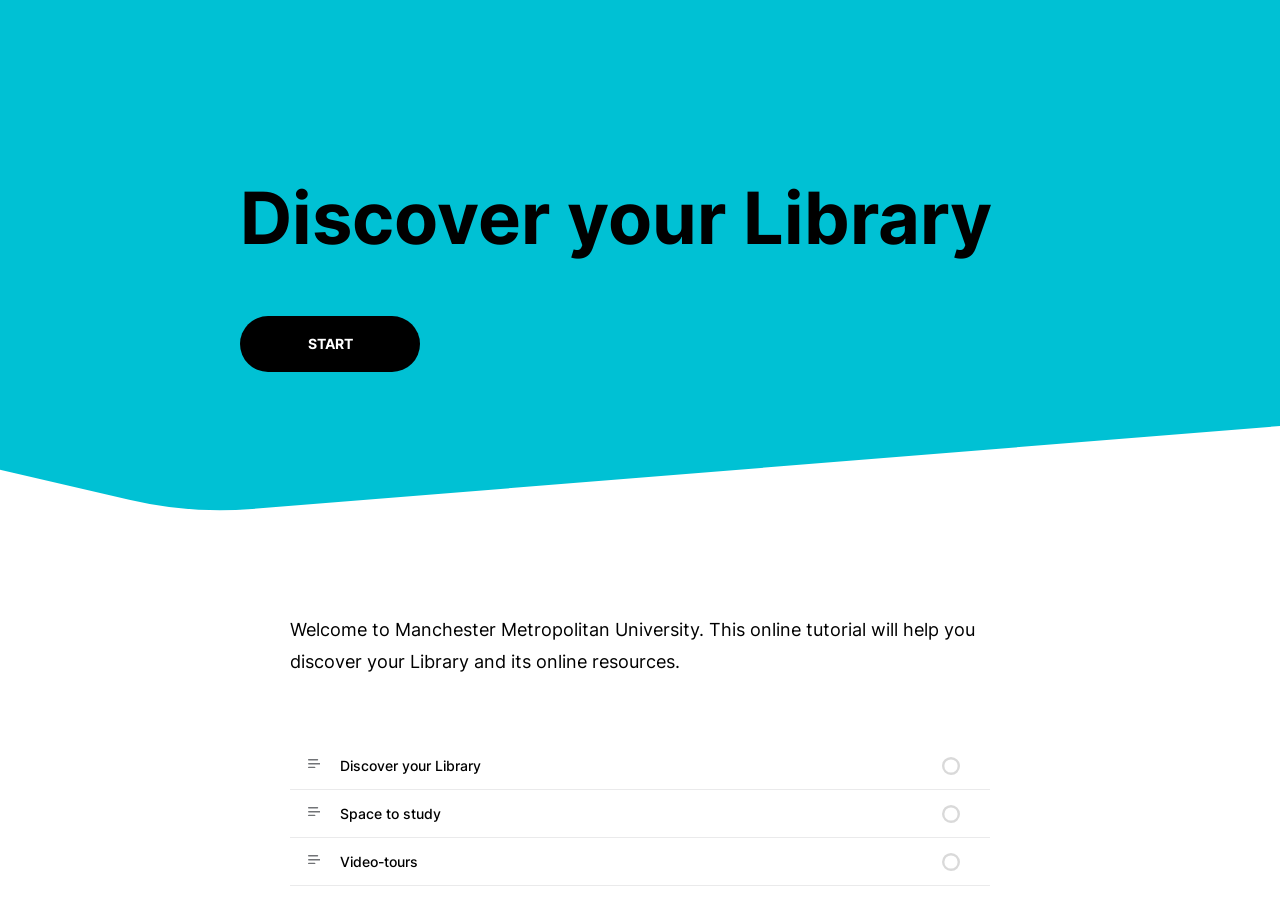
<file: index.html>
<!DOCTYPE html>
<html lang="en" class="">
  <head>
    <meta http-equiv="X-UA-Compatible" content="IE=edge,chrome=1">
    <meta name="viewport" content="width=device-width, initial-scale=1">
    <meta charset="utf-8">

    <title>Discover your Library</title>

    <link type="text/css" rel="stylesheet" href="lib/icomoon.css">
    <script type="text/javascript" src="lib/player-0.0.11.min.js"></script>
    <script type="text/javascript" src="lib/lzwcompress.js"></script>

    <!-- Resize Hack -->
    <script type="text/javascript">
      window.resizeTo(screen.width, screen.height);
    </script>
    
    <!--[if lt IE 9]>
    <script src="//html5shiv.googlecode.com/svn/trunk/html5.js"></script>
    <![endif]-->

    <script id="__ENTRY__" type="application/json">
      {".js":["rise/99a33a94.js"]}
    </script>

    <script id="__REMOTE_ENTRIES__" type="application/json">
      {"mondrian":{".js":["mondrian/entry.js"]},"writers_block":{".js":["wb/entry.js"]}}
    </script>

    <script>
      (function() {
        function load(manifest) {
          const p = []

          if (manifest['.css'] != null) {
            for (var idx = 0; idx < manifest['.css'].length; idx++) {
              p.push(new Promise((resolve, reject) => {
                var link = document.createElement('link')
                link.onload = resolve
                link.onerror = reject
                link.rel = 'stylesheet'
                link.href = 'lib/' + manifest['.css'][idx]
                document.body.appendChild(link)
              }))
            }
          }

          if (manifest['.js'] != null) {
            for (var idx = 0; idx < manifest['.js'].length; idx++) {
              p.push(new Promise((resolve, reject) => {
                var script = document.createElement('script')
                script.onload = resolve
                script.onerror = reject
                script.src = 'lib/' + manifest['.js'][idx]
                document.body.appendChild(script)
              }))
            }
          }

          return Promise.all(p)
        }

        function __loadEntry() {
          return load(JSON.parse(document.getElementById('__ENTRY__').textContent))
        }

        function __loadRemoteEntry(name) {
          const manifest = JSON.parse(document.getElementById('__REMOTE_ENTRIES__').textContent)
          return load(manifest[name])
        }

        window.__loadEntry = __loadEntry
        window.__loadRemoteEntry = __loadRemoteEntry
      })()
    </script>
  </head>
  <body>
    <style>
      .brand--head, .brand--head *   { font-family: 'Inter' !important; }
      .brand--body, .brand--body *   { font-family: 'Inter' !important; }
      .brand--lhead, .brand--lhead * { font-family: 'Inter' !important; }
      .brand--lbody, .brand--lbody * { font-family: 'Inter' !important; }
      .brand--ui, .brand--ui *       { font-family: 'Inter' !important; }

      .brand--beforeHead:before { font-family: 'Inter' !important; }
      .brand--afterHead:after { font-family: 'Inter' !important; }

      .brand--background        { background-color: #00c1d4 !important; }
      .brand--background-all *  { background-color: #00c1d4 !important; }
      .brand--border            { border-color: #00c1d4 !important; }
      .brand--color             { color: #00c1d4 !important; }
      .brand--color-all *       { color: #00c1d4 !important; }
      .brand--shadow            { box-shadow: 0 0 0 0.2rem #00c1d4 !important; }
      .brand--shadow-all *      { box-shadow: 0 0 0 0.2rem #00c1d4 !important; }
      .brand--fill              { fill: #00c1d4 !important; }
      .brand--stroke            { stroke: #00c1d4 !important; }

      .brand--beforeBackground:before { background-color: #00c1d4 !important; }
      .brand--beforeBorder:before     { border-color: #00c1d4 !important; }
      .brand--beforeColor:before      { color: #00c1d4 !important; }

      .brand--afterBackground:after { background-color: #00c1d4 !important; }
      .brand--afterBorder:after     { border-color: #00c1d4 !important; }
      .brand--afterColor:after      { color: #00c1d4 !important; }

      /* should be applied to containers where links
         need to appear in brand color */
      .brand--linkColor a { color: #00c1d4 !important; }

      /* should be applied to containers where links
         need to change to brand color on hover */
      .brand--linkColorHover a:hover { color: #00c1d4 !important; }

      /* should be applied to any single element that
         needs to change color on hover */
      .brand--hoverColor:hover { color: #00c1d4 !important; }

      /* TODO: probably need a way to create a 5-10% darker/lighter color */
      .brand--linkColor a:hover,
      .button.brand--background:hover { opacity: .65 !important; }

      @media (min-width: 47.9375em) { /* 768px */
        .brand--min768--background { background-color: #00c1d4 !important; }
        .brand--min768--border     { border-color: #00c1d4 !important; }
        .brand--min768--color      { color: #00c1d4 !important; }
      }

      @media (max-width: 47.9375em) { /* 768px */
        .brand--max768--background { background-color: #00c1d4 !important; }
        .brand--max768--border     { border-color: #00c1d4 !important; }
        .brand--max768--color      { color: #00c1d4 !important; }
      }
    </style>
    <div id="app"></div>
    <script type="text/javascript">
  (function(root) {
    window.labelSet = {"id":"_3rrZYDD3WA6Rc9e8KTcuODF","author":"aid|b54192d0-b09d-4b5c-9a35-91d1ab8100ad","name":"English","defaultId":1,"defaultSet":true,"labels":{"result":"result","search":"search","results":"results","quizNext":"Continue","tabGroup":"Tab","codeGroup":"Code","noResults":"No results for","noteGroup":"Note","quizScore":"Your score","quizStart":"START","courseExit":"EXIT","courseHome":"Home","lessonName":"Section","quizSubmit":"SUBMIT","quoteGroup":"Quote","salutation":"👋 Bye!","a11yPDFIcon":"PDF file","a11yPPTIcon":"PowerPoint presentation","a11yRTFIcon":"Rich Text File","a11yZipIcon":"Zip file","buttonGroup":"Button","courseStart":"START","embedViewOn":"VIEW ON","exitMessage":"You may now leave this page.","quizCorrect":"Correct","quizPassing":"PASSING","quizRestart":"Restart","quizResults":"Results","a11yFileIcon":"File","a11yWordIcon":"Microsoft Word document","courseResume":"RESUME","processStart":"START","processSwipe":"Swipe to continue","quizContinue":"Continue","quizLandmark":"Quiz","quizQuestion":"Question","a11yBlockCode":"Code","a11yExcelIcon":"Microsoft Excel spreadsheet","a11yMediaPlay":"Play","a11yMediaSeek":"Seek","a11yZoomImage":"Zoom image","courseDetails":"DETAILS","embedReadMore":"Read more","feedbackGroup":"Feedback","quizIncorrect":"Incorrect","quizTakeAgain":"TAKE AGAIN","sortingReplay":"REPLAY","a11yAnswerLive":"Your answer","a11yBlockEmbed":"Embedded Content","a11yMediaPause":"Pause","a11yPageMarker":"Top of page","a11yQuizFailed":"Failed","a11yQuizPassed":"Passed","a11ySearchOpen":"Open search menu","accordionGroup":"Accordion","embedLinkGroup":"Embedded web content","lessonComplete":"COMPLETE","statementGroup":"Statement","storylineGroup":"Storyline","a11yCorrectLive":"Correct answer","a11ySearchClose":"Close search menu","a11ySearchInput":"Search","a11yUnzoomImage":"Unzoom image","attachmentGroup":"File Attachment","embedPhotoGroup":"Embedded photo","embedVideoGroup":"Embedded video","playButtonLabel":"Play","processComplete":"Complete","processLandmark":"Process","processNextStep":"NEXT STEP","processStepName":"Step","seekSliderLabel":"Seek","sortingLandmark":"Sorting Activity","a11yAuthorPrefix":"By","a11yCarouselNext":"Next","a11yQuizFeedback":"Feedback","audioPlayerGroup":"Audio player. You can use the space bar to toggle playback and arrow keys to scrub.","buttonStackGroup":"Button stack","embedPlayerGroup":"Embedded media player","lessonRestricted":"Sections must be completed in order","pauseButtonLabel":"Pause","scenarioComplete":"Scenario Complete!","scenarioContinue":"CONTINUE","scenarioTryAgain":"TRY AGAIN","textOnImageGroup":"Text on image","timelineLandmark":"Timeline","urlEmbedLandmark":"URL/Embed","videoPlayerGroup":"Video player. You can use the space bar to toggle playback and arrow keys to scrub.","a11yBlockChartBar":"Bar chart","a11yBlockChartPie":"Pie chart","a11yBlockTimeline":"Timeline","a11yRestrictedNav":"This lesson is currently unavailable","blocksClickToFlip":"Click to flip","blocksPreposition":"of","bulletedListGroup":"Bulleted list","checkboxListGroup":"Checkbox list","imageAndTextGroup":"Image and text","imageGalleryGroup":"Image gallery","lessonPreposition":"of","numberedListGroup":"Numbered list","processLessonName":"Lesson","processStartAgain":"START AGAIN","scenarioStartOver":"START OVER","a11yBlockChartLine":"Line chart","a11yBlockStoryline":"Storyline","courseSkipToLesson":"SKIP TO SECTION","flashcardBackLabel":"Flashcard back","flashcardGridGroup":"Flashcard grid","nextFlashCardLabel":"Next flashcard","a11yRegionNavLesson":"Navigation menu","a11yStatusContinued":"Continued","flashcardFrontLabel":"Flashcard front","flashcardStackGroup":"Flashcard stack","knowledgeCheckGroup":"Knowledge check","sortingCardsCorrect":"Cards Correct","a11yCarouselPrevious":"Previous","a11yGroupAudioPlayer":"Audio player","a11yGroupVideoPlayer":"Video player","a11yRegionMainLesson":"Lesson content","a11yZoomedImageModal":"Zoomed image","hamburgerButtonLabel":"Course Overview Sidebar","lessonHeaderLandmark":"Lesson Header","numberedDividerGroup":"Numbered divider","progressPieCompleted":"Completed","progressPieUnstarted":"Unstarted","a11yRegionNavOverview":"Table of contents","lessonContentLandmark":"Lesson Content","lessonSidebarLandmark":"Lesson Sidebar","progressPieQuizFailed":"Failed","quizAnswerPlaceholder":"Type your answer here","a11yBlockFlashcardBack":"Back of card","a11yBlockFlashcardGrid":"Flashcard grid","a11yBlockQuoteCarousel":"Quote Carousel","a11yNavigationMenuOpen":"Open navigation menu","a11yRegionMainOverview":"Course overview","labeledGraphicLandmark":"Labeled Graphic","previousFlashCardLabel":"Previous flashcard","processStepPreposition":"of","a11yBlockFlashcardFront":"Front of card","a11yBlockFlashcardStack":"Flashcard carousel","a11yBlockKnowledgeCheck":"Knowledge check","a11yLabeledGraphicBlock":"Labeled graphic","a11yLabeledGraphicIconX":"X","a11yNavigationMenuClose":"Close navigation menu","overviewPageTitleSuffix":"Overview","progressPieClickToReset":"Click to reset","quizAcceptableResponses":"Acceptable responses","quizRequirePassingScore":"You must pass before continuing","timelineCardGroupPrefix":"Timeline Card","a11yBlockKnowledgeCheckM":"Knowledge check: Matching","a11yLabeledGraphicViewed":"Viewed","a11yBlockKnowledgeCheckMC":"Knowledge check: Multiple choice","a11yBlockKnowledgeCheckMR":"Knowledge check: Multiple response","a11yLabeledGraphicIconDot":"Dot","a11yLabeledGraphicIconPin":"Map pin","labeledGraphicBubbleLabel":"Labeled graphic bubble","labeledGraphicMarkerLabel":"Labeled graphic marker","a11yBlockKnowledgeCheckFIB":"Knowledge check: Fill in the blank","a11yLabeledGraphicIconPlus":"Plus","a11yLabeledGraphicUnviewed":"Not viewed","progressPieClickToComplete":"Click to complete","a11yLabeledGraphicIconCheck":"Check mark","a11yLabeledGraphicIconHeart":"Heart","a11yStatusAdditionalContent":"Additional content has been loaded","a11yLabeledGraphicIconArrowUp":"Up arrow","labeledGraphicNextMarkerLabel":"Next marker","a11yLabeledGraphicButtonMarker":"Marker","a11yLabeledGraphicIconQuestion":"Question mark","a11yQuizReviewCorrectlyChecked":"Correctly checked","a11yLabeledGraphicIconArrowDown":"Down arrow","a11yLabeledGraphicIconArrowLeft":"Left arrow","a11yQuizReviewCorrectlySelected":"Correctly selected","a11yLabeledGraphicIconArrowRight":"Right arrow","a11yQuizReviewCorrectlyUnchecked":"Correctly unchecked","a11yQuizReviewIncorrectlyChecked":"Incorrectly checked","a11yLabeledGraphicIconArrowUpLeft":"Up left arrow","a11yLabeledGraphicIconInformation":"Information","a11yQuizReviewCorrectlyUnselected":"Correctly unselected","a11yQuizReviewIncorrectlySelected":"Incorrectly selected","labeledGraphicPreviousMarkerLabel":"Previous marker","a11yLabeledGraphicIconArrowUpRight":"Up right arrow","a11yQuizReviewIncorrectlyUnchecked":"Incorrectly unchecked","a11yLabeledGraphicIconArrowDownLeft":"Down left arrow","a11yQuizReviewIncorrectlyUnselected":"Incorrectly unselected","a11yLabeledGraphicIconArrowDownRight":"Down right arrow"},"deleted":false,"createdAt":"2022-08-16T09:16:10.299Z","updatedAt":"2023-08-23T16:50:28.326Z","iso639Code":"en","transferredAt":null};
    window.courseData = "[base64]/[base64]/[base64]";
    window.partnerContent = [];

    function isExport() {
      return true;
    }

    function resolvePath(path) {
      return ('assets/').concat(path);
    }

    function resolveFontPath(font) {
      return ('lib/fonts/').concat(font.key.split('/').reverse()[0]);
    }

    root.Runtime = {
      isExport: isExport,
      resolvePath: resolvePath,
      resolveFontPath: resolveFontPath
    };
  }(window));
</script>

    
    <script>__loadEntry()</script>
    
  </body>
</html>
</file>
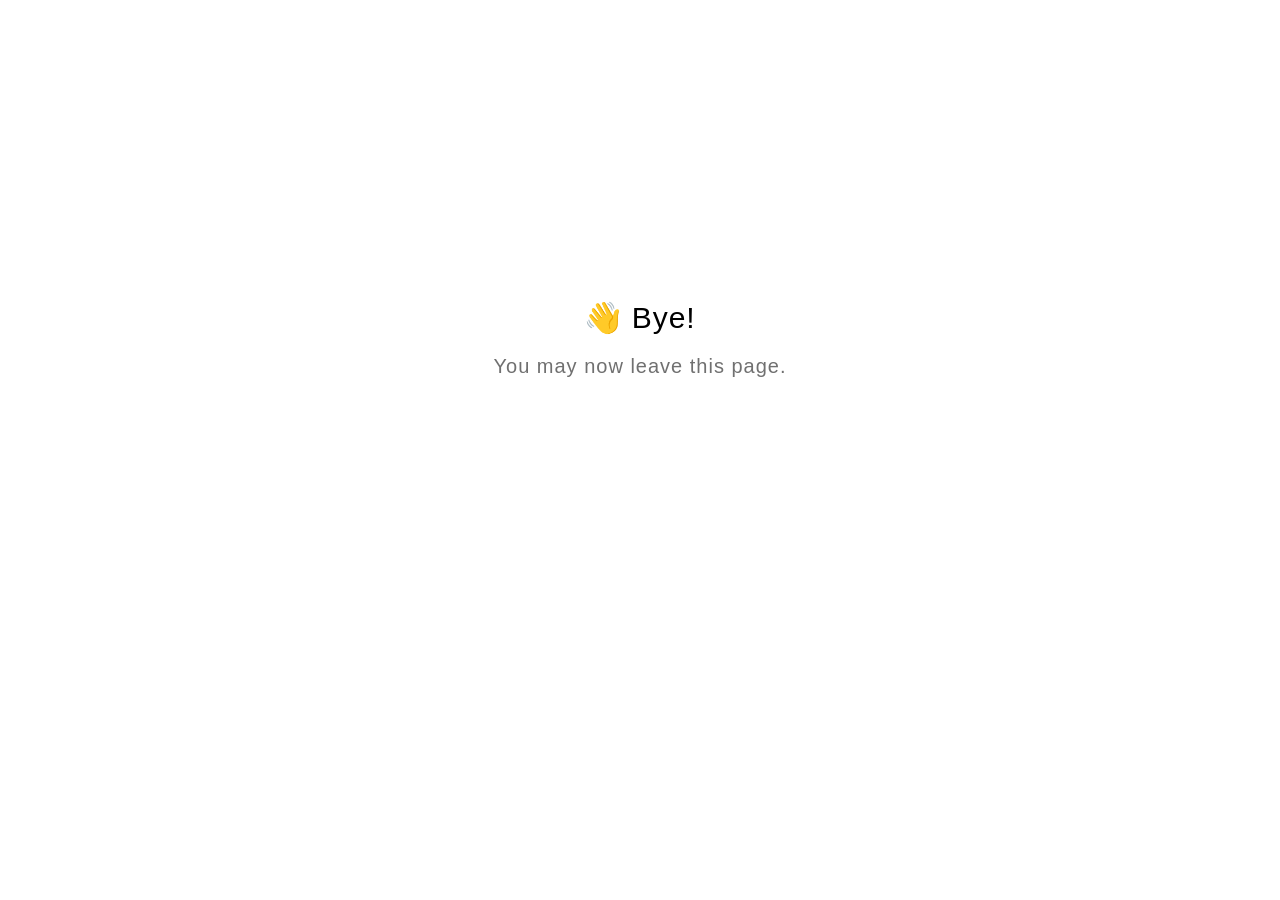
<file: goodbye.html>
<!DOCTYPE html>
<html lang="en">
  <head>
    <title>Goodbye</title>
    <meta charset="utf-8" lang="en">
    <style>
      html {
        font-size: 20px;
        font-family: 'lato', sans-serif;
        font-weight: lighter;
        letter-spacing: 0.05rem;
      }

      .goodbye-container {
        text-align: center;
        margin-top: 15rem;
      }

      .bye-message {
        font-size: 1.5rem;
      }

      .exit-text {
        color: #707070;
        margin-top: 1rem;
      }
    </style>
  </head>
  <body>
    <div class="goodbye-container">
      <div class="bye-message">👋 Bye!</div>
      <div class="exit-text">You may now leave this page.</div>
    </div>
  </body>
</html>
</file>
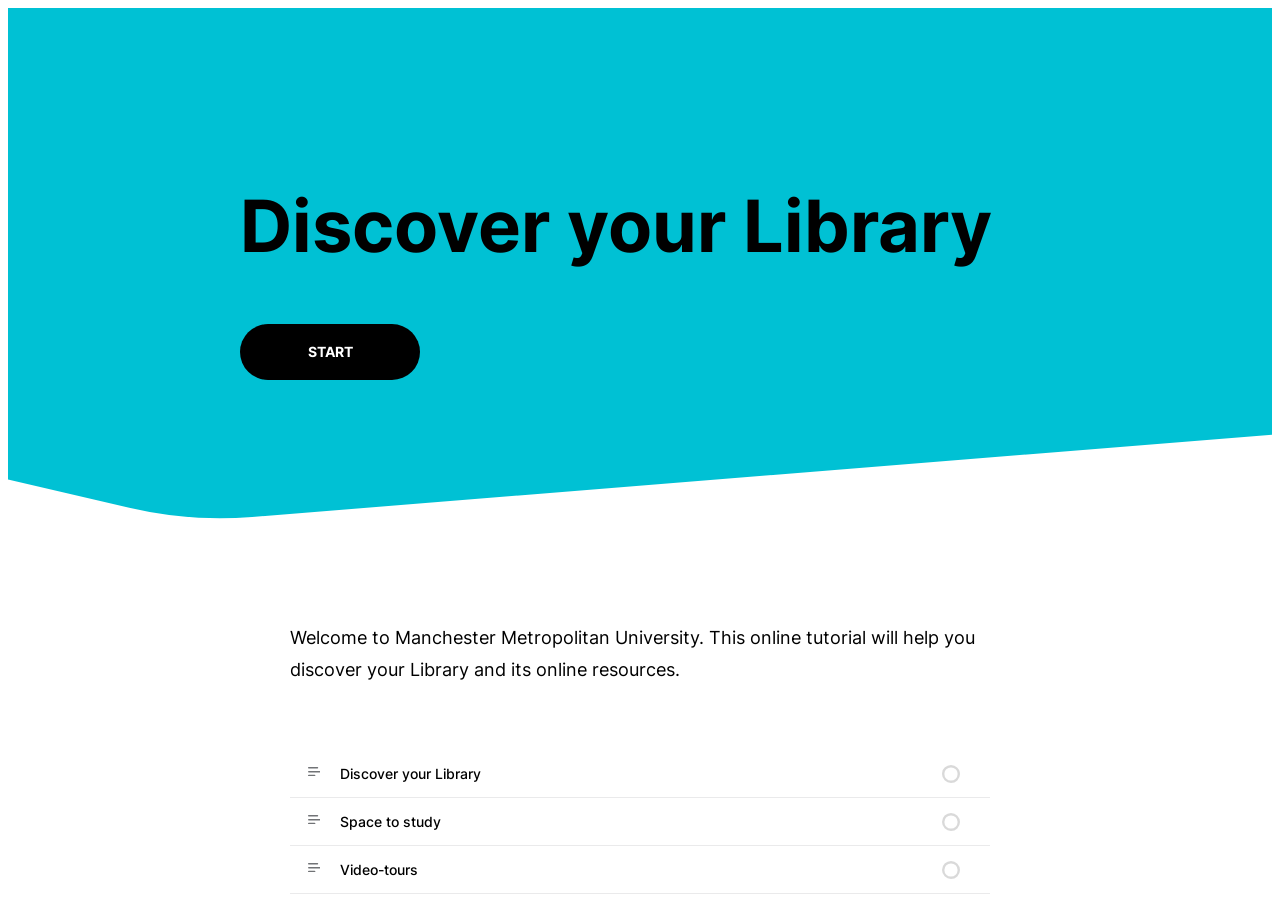
<file: newstory.html>
<!DOCTYPE html>
<html>
    <!-- Google tag (gtag.js) -->
<script async src="https://www.googletagmanager.com/gtag/js?id=G-XZY87JE2HD"></script>
<script>
  window.dataLayer = window.dataLayer || [];
  function gtag(){dataLayer.push(arguments);}
  gtag('js', new Date());

  gtag('config', 'G-XZY87JE2HD');
</script>
<body>
    <iframe src="https://manmetlibrary-elearningdev.github.io/welcome/index.html" style="width: 100%; height: 100vh; border: none;"></iframe>
</body>
</html>
</file>
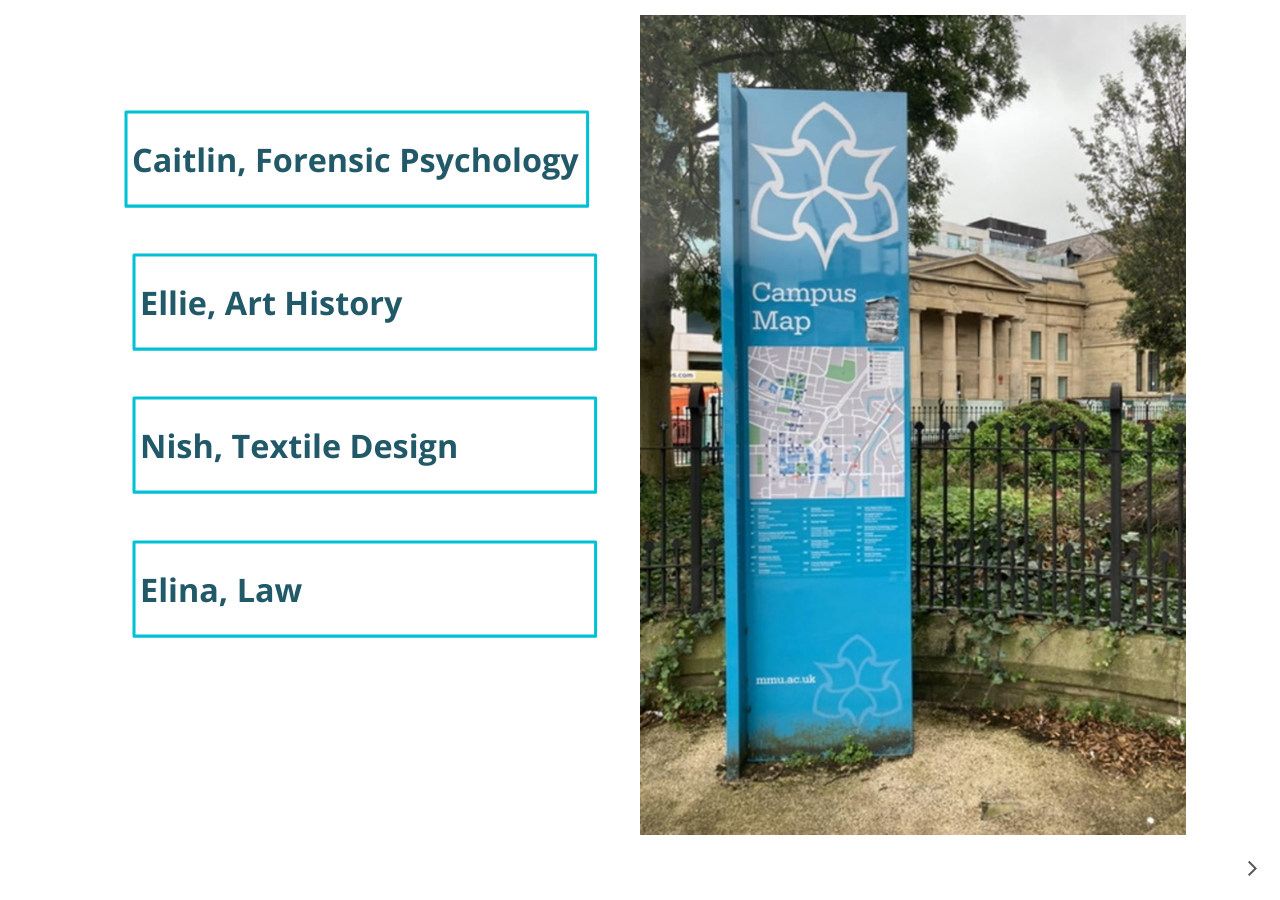
<file: assets/2hk7REBwXJxdwA8Y/story.html>
﻿<!doctype html>
<html lang="en-US">
<head>
  <meta charset="utf-8">
  <!-- Created using Storyline 360 - http://www.articulate.com  -->
  <!-- version: 3.67.28569.0 -->
  <title>Welcome videos</title>
  <meta http-equiv="x-ua-compatible" content="IE=edge"/>
  <meta name="viewport" content="width=device-width,initial-scale=1,user-scalable=no,shrink-to-fit=no,minimal-ui"/>
  <meta name="apple-mobile-web-app-capable" content="yes"/>
  <style>
    html, body { height: 100%; padding: 0; margin: 0 }
    #app { height: 100%; width: 100%; }
  </style>

  <script>
    window.DS = {};
    window.globals = {
      DATA_PATH_BASE: '',
      HAS_FRAME: true,
      HAS_SLIDE: true,

      lmsPresent: false,
      tinCanPresent: false,
      cmi5Present: false,
      aoSupport: false,
      scale: 'noscale',
      captureRc: false,
      browserSize: 'optimal',
      bgColor: '#FFFFFF',
      features: 'AccessibleVideo,FullScreenToggle,IE11Warning,InsertSvgPicture,LayerPresentAsDialog,MultipleQuizTracking,QuestionCorrectVariable,UpdatedThemeEditor',
      themeName: 'unified',
      preloaderColor: '#8C8C8C',
      suppressAnalytics: false,
      productChannel: 'stable',
      publishSource: 'storyline',
      aid: 'aid|b54192d0-b09d-4b5c-9a35-91d1ab8100ad',
      cid: '2d390515-4ec0-494f-bc15-be21efcbd1e2',
      playerVersion: '3.67.28569.0',
      publishTimestamp: '2023-09-15T15:14:20.2234593Z',
      maxIosVideoElements: 10,
      connectionSettings: { },

      
      parseParams: function(qs) {
        if (window.globals.parsedParams != null) {
          return window.globals.parsedParams;
        }
        qs = (qs || window.location.search.substr(1)).split('+').join(' ');
        var params = {},
            tokens,
            re = /[?&]?([^=]+)=([^&]*)/g;

        while (tokens = re.exec(qs)) {
          params[decodeURIComponent(tokens[1]).trim()] =
            decodeURIComponent(tokens[2]).trim();
        }
        window.globals.parsedParams = params;
        return params;
      }

    };
  </script>
  <script>
    var isIe11 = ('ActiveXObject' in window || window.MSBlobBuilder != null)
      && window.msCrypto != null && !window.ActiveXObject;
    if (isIe11 && window.globals.features.indexOf('IE11Warning') != -1) {
      window.globals.unsupportedBrowser = true;
      document.write(atob('[base64]'));
    }
  </script>
  
  <script>window.THREE = { };</script>
  
<meta name="robots" content="noindex, nofollow"></head>
<body style="background: #FFFFFF" class="cs-HTML theme-unified">
<script src="player-interface.js"></script>
  <script>!function(e){var i=/iPhone/i,o=/iPod/i,n=/iPad/i,t=/(?=.*\bAndroid\b)(?=.*\bMobile\b)/i,d=/Android/i,s=/(?=.*\bAndroid\b)(?=.*\bSD4930UR\b)/i,b=/(?=.*\bAndroid\b)(?=.*\b(?:KFOT|KFTT|KFJWI|KFJWA|KFSOWI|KFTHWI|KFTHWA|KFAPWI|KFAPWA|KFARWI|KFASWI|KFSAWI|KFSAWA)\b)/i,r=/IEMobile/i,h=/(?=.*\bWindows\b)(?=.*\bARM\b)/i,a=/BlackBerry/i,l=/BB10/i,p=/Opera Mini/i,f=/(CriOS|Chrome)(?=.*\bMobile\b)/i,u=/(?=.*\bFirefox\b)(?=.*\bMobile\b)/i,c=new RegExp("(?:Nexus 7|BNTV250|Kindle Fire|Silk|GT-P1000)","i"),w=function(e,i){return e.test(i)},A=function(e){var A=e||navigator.userAgent,v=A.split("[FBAN");if(void 0!==v[1]&&(A=v[0]),this.apple={phone:w(i,A),ipod:w(o,A),tablet:!w(i,A)&&w(n,A),device:w(i,A)||w(o,A)||w(n,A)},this.amazon={phone:w(s,A),tablet:!w(s,A)&&w(b,A),device:w(s,A)||w(b,A)},this.android={phone:w(s,A)||w(t,A),tablet:!w(s,A)&&!w(t,A)&&(w(b,A)||w(d,A)),device:w(s,A)||w(b,A)||w(t,A)||w(d,A)},this.windows={phone:w(r,A),tablet:w(h,A),device:w(r,A)||w(h,A)},this.other={blackberry:w(a,A),blackberry10:w(l,A),opera:w(p,A),firefox:w(u,A),chrome:w(f,A),device:w(a,A)||w(l,A)||w(p,A)||w(u,A)||w(f,A)},this.seven_inch=w(c,A),this.any=this.apple.device||this.android.device||this.windows.device||this.other.device||this.seven_inch,this.phone=this.apple.phone||this.android.phone||this.windows.phone,this.tablet=this.apple.tablet||this.android.tablet||this.windows.tablet,"undefined"==typeof window)return this},v=function(){var e=new A;return e.Class=A,e};"undefined"!=typeof module&&module.exports&&"undefined"==typeof window?module.exports=A:"undefined"!=typeof module&&module.exports&&"undefined"!=typeof window?module.exports=v():"function"==typeof define&&define.amd?define("isMobile",[],e.isMobile=v()):e.isMobile=v()}(this);
    window.isMobile.apple.tablet = window.isMobile.apple.tablet ||
      (navigator.platform === 'MacIntel' && navigator.maxTouchPoints > 1);
    window.isMobile.apple.device = window.isMobile.apple.device || window.isMobile.apple.tablet;
    window.isMobile.tablet = window.isMobile.tablet || window.isMobile.apple.tablet;
    window.isMobile.any = window.isMobile.any || window.isMobile.apple.tablet;
  </script>

  <div id="focus-sink" tabindex="-1"></div>

  <div id="preso"></div>
  <script>
    (function() {

      var classTypes = [ 'desktop', 'mobile', 'phone', 'tablet' ];

      var addDeviceClasses = function(prefix, testObj) {
        var curr, i;
        for (i = 0; i < classTypes.length; i++) {
          curr = classTypes[i];
          if (testObj[curr]) {
            document.body.classList.add(prefix + curr);
          }
        }
      };

      var params = window.globals.parseParams(),
          isDevicePreview = params.devicepreview === '1',
          isPhoneOverride = params.deviceType === 'phone' || (isDevicePreview && params.phone == '1'),
          isTabletOverride = (params.deviceType === 'tablet' || isDevicePreview) && !isPhoneOverride,
          isMobileOverride = isPhoneOverride || isTabletOverride;

      var deviceView = {
        desktop: !window.isMobile.any && !isMobileOverride,
        mobile: window.isMobile.any || isMobileOverride,
        phone: isPhoneOverride || (window.isMobile.phone && !isTabletOverride),
        tablet: isTabletOverride || window.isMobile.tablet
      };

      window.globals.deviceView = deviceView;
      window.isMobile.desktop = !window.isMobile.any;
      window.isMobile.mobile = window.isMobile.any;

      addDeviceClasses('view-', deviceView);

    })();
  </script>
  
  <script src='story_content/user.js' type=text/javascript></script>
  <div class="slide-loader"></div>

  <script>
    var doc = document, loader = doc.body.querySelector('.slide-loader'); [ 1, 2, 3 ].forEach(function(n) { var d = doc.createElement('div'); d.style.backgroundColor = window.globals.preloaderColor; d.classList.add('mobile-loader-dot'); d.classList.add('dot' + n); loader.appendChild(d); });
  </script>

  <div class="mobile-load-title-overlay" style="display: none">
    <div class="mobile-load-title">Welcome videos</div>
  </div>

  <div class="mobile-chrome-warning"></div>

  
<style>
  .warn-connection-dialog {
    display: none;
    background: transparent;
    pointer-events: none;
    position: fixed;
    left: 0;
    top: 0;
    width: 100%;
    height: 100%;
    z-index: 999;
  }

  .warn-connection-content {
    border-radius: 4px;
    background: white;
    border: 1px solid #E7E7E7;
    color: #333333;
    box-shadow: 0 2px 4px rgba(0, 0, 0, 0.25);
    transition: all 150ms ease-out;
    position: absolute;
    white-space: nowrap;
  }

  .view-phone.is-landscape .warn-connection-content {
    left: 23px;
    bottom: 23px;
  }

  .view-tablet.is-landscape .warn-connection-content {
    left: 50%;
    top: 20px;
    transform: translateX(-50%);
  }

  .is-portrait .warn-connection-content {
    transform: translate(-50%, calc(-100% - 15px));
  }

  .warn-connection-content p {
    display: inline-block;
    margin: 0 8px 0 0;
    line-height: 33px;
    font-size: 11px;
  }

  .warn-connection-content svg {
    position: relative;
    vertical-align: middle;
    margin: 0 2px 2px 8px;
  }

  .view-desktop .warn-connection-content {
    left: 1.5em;
    bottom: 1.5em;
  }

  .view-desktop .warn-connection-content p {
    font-size: 1.1em;
  }

  .is-offline .warn-connection-dialog {
    display: block;
  }

  .is-offline .cs-panel * {
    pointer-events: none !important;
  }

  .is-offline .cs-panel {
    pointer-events: all !important;
  }

  .is-offline #nav-controls * {
    pointer-events: none !important;
  }

  .is-offline #nav-controls {
    pointer-events: all !important;
  }
</style>

<div class="warn-connection-dialog">
  <div class="warn-connection-content">
    <svg width="17" height="15" viewBox="0 0 17 15" xmlns="http://www.w3.org/2000/svg">
      <path fill="#8F0000" stroke="white" d="M16.07,12.98 L15.88,12.23 L9.51,1.21 C8.97,0.26,7.6,0.26,7.06,1.21 L0.69,12.23 C0.15,13.16,0.81,14.36,1.91,14.36 H14.65 C15.47,14.36,16.05,13.7,16.07,12.98 Z"/>
      <path fill="white" stroke="white" d="M8.58,5.5 C8.35,5.28,8.5,5.35,8.21,5.32 C8.09,5.35,7.97,5.49,7.96,5.67 C7.97,5.79,7.98,5.92,7.98,6.04 L7.98,6.04 C7.99,6.17,8,6.31,8.01,6.43 L8.01,6.44 C8.03,6.92,8.06,7.41,8.09,7.9 L8.09,7.9 C8.12,8.39,8.14,8.88,8.17,9.37 C8.17,9.39,8.18,9.42,8.2,9.44 C8.23,9.46,8.25,9.47,8.28,9.47 C8.31,9.47,8.34,9.46,8.35,9.44 C8.37,9.43,8.38,9.4,8.39,9.35 L8.39,9.34 C8.39,9.24,8.4,9.15,8.4,9.05 L8.4,9.05 C8.41,8.96,8.41,8.86,8.42,8.75 C8.43,8.44,8.45,8.12,8.47,7.81 L8.47,7.81 C8.49,7.49,8.51,7.18,8.53,6.87 C8.55,6.46,8.56,6.05,8.59,5.64 L8.6,5.62 C8.6,5.57,8.59,5.53,8.58,5.5 L8.21,5.32 Z"/>
      <circle fill="white" stroke="white" cx="8.3" cy="11.35" r="0.3"/>
    </svg>
    <p>You are offline. Trying to reconnect...</p>
  </div>
</div>

<script>
  (function() {
    window.DS.connection = {
      warningShown: false,
      assets: {},
      loadingAssetGroup: false,
      retryDelay: 500
    };

    // @TODO this is POC code and can be cleaned up a bit more if we move forward
    // with the feature



    // The `window.globals.features` variable must be set in `webpack.dev.config` when testing locally - it is not enough
    // to have it in the data - but it must be set there as well.
    var useConnectionMessages = window.AbortController != null &&
      window.location.protocol != 'file:' &&
      window.globals.features.indexOf('ConnectionMessages') != -1;

    window.DS.connection.useConnectionMessages = useConnectionMessages

    var assetCount = 0;
    var checkLoadedId;
    var connectionSettings = window.globals.connectionSettings;

    if (useConnectionMessages && connectionSettings != null) {
      var contentEl = document.querySelector('.warn-connection-content');
      var messageEl = contentEl.querySelector('p')

      if (connectionSettings.useDarkTheme) {
        contentEl.style.borderColor = '#BABBBA';
        contentEl.style.backgroundColor = '#282828';
        contentEl.style.color = '#FFFFFF';
      }

      if (connectionSettings.message != null) {
        messageEl.textContent = window.decodeURIComponent(connectionSettings.message);
      }
    }

    function checkAssetsReady() {
      for (var i in DS.connection.assets) {
        if (!DS.connection.assets[i].success) {
          return false;
        }
      }
      return true;
    }

    function stopAssetGroup() {
      if (!useConnectionMessages) { return; }

      assetCount = 0;

      DS.connection.oldAssetGroup = DS.connection.assets;
      DS.connection.assets = {};
      DS.connection.loadingAssetGroup = false;
      clearInterval(checkLoadedId);
    }

    function startAssetGroup() {
      if (!useConnectionMessages) { return; }
      var ticks = 0;
      clearInterval(checkLoadedId);
      checkLoadedId = setInterval(function() {
        var loaded = 0;
        if (assetCount === 0 && loaded === 0) {
          clearInterval(checkLoadedId);
          return;
        }

        for (var i in DS.connection.assets) {
          if (DS.connection.assets[i].success) {
            loaded++;
          }
        }

        if (assetCount === loaded && checkAssetsReady()) {
          for (var i in DS.connection.assets) {
            if (DS.connection.assets[i].action) {
              DS.connection.assets[i].action();
            }
          }
          hideWarning();
          stopAssetGroup();
        }
      }, 100)
    }

    function requiredAsset(url, action, retry, type) {
      if (!useConnectionMessages) { return; }
      if (DS.connection.assets[url]) { return; }

      DS.connection.assets[url] = {
        success: false, action: action, retry: retry, type: type
      };
      assetCount = Object.keys(DS.connection.assets).length;
      if (!DS.connection.loadingAssetGroup) {
        startAssetGroup();
      }
      DS.connection.loadingAssetGroup = true;
    }

    function assetLoaded(url) {
      if (!useConnectionMessages) { return; }
      if (DS.connection.assets[url]) {
        DS.connection.assets[url].success = true;
      }
    }

    function assetFailed(url) {
      if (!useConnectionMessages) { return; }
      if (!DS.connection.assets[url]) {
        if (/\.js$/.test(url)) {
          setTimeout(function() {
            if (DS.connection.lastSlideLoaded != null) {
              DS.connection.lastSlideLoaded();
            }
          }, DS.connection.retryDelay);
        }
        return;
      }
      if (!DS.connection.warningShown) { showWarning(); }
      if (DS.connection.assets[url].retry) {
        setTimeout(function() {
          if (!DS.connection.assets[url].success) {
            DS.connection.assets[url].retry()
          }
        }, DS.connection.retryDelay);
      }
    }

    function hideWarning() {
      document.body.classList.remove('is-offline');
      DS.connection.warningShown = false;
    }
    DS.connection.hideWarning = hideWarning

    function showWarning(btn) {
      document.body.classList.add('is-offline')
      DS.connection.warningShown = true;
      updateWarningPosition();
    }

    function updateWarningPosition() {
      if (!DS.connection.warningShown) {
        return;
      }

      var isPortrait = document.body.classList.contains('is-portrait');
      var warningEl = document.querySelector('.warn-connection-content');

      if (isPortrait) {
        var slide = document.querySelector('.primary-slide');
        var slideRect = slide.getBoundingClientRect();

        warningEl.style.top = `${slideRect.top}px`
        warningEl.style.left = `${slideRect.left + slideRect.width / 2}px`
      } else {
        warningEl.style.top = null;
        warningEl.style.left = null;
      }

      window.requestAnimationFrame(updateWarningPosition);
    }

    // these will all be noops if the feature flag isn't set in
    // the data and `window.globals.features`
    DS.connection.requiredAsset = requiredAsset;
    DS.connection.assetLoaded = assetLoaded;
    DS.connection.assetFailed = assetFailed;
    DS.connection.stopAssetGroup = stopAssetGroup;
    DS.connection.startAssetGroup = startAssetGroup;
  })();
</script>


  <script>
    
    if (window.autoSpider && window.vInterfaceObject) {
      document.querySelector('.mobile-load-title-overlay').style.display = 'none';
    }
  </script>

  

  <link rel="stylesheet" href="html5/data/css/output.min.css" data-noprefix/>
</body>
<script src="html5/lib/scripts/bootstrapper.min.js"></script>
</html>
</file>
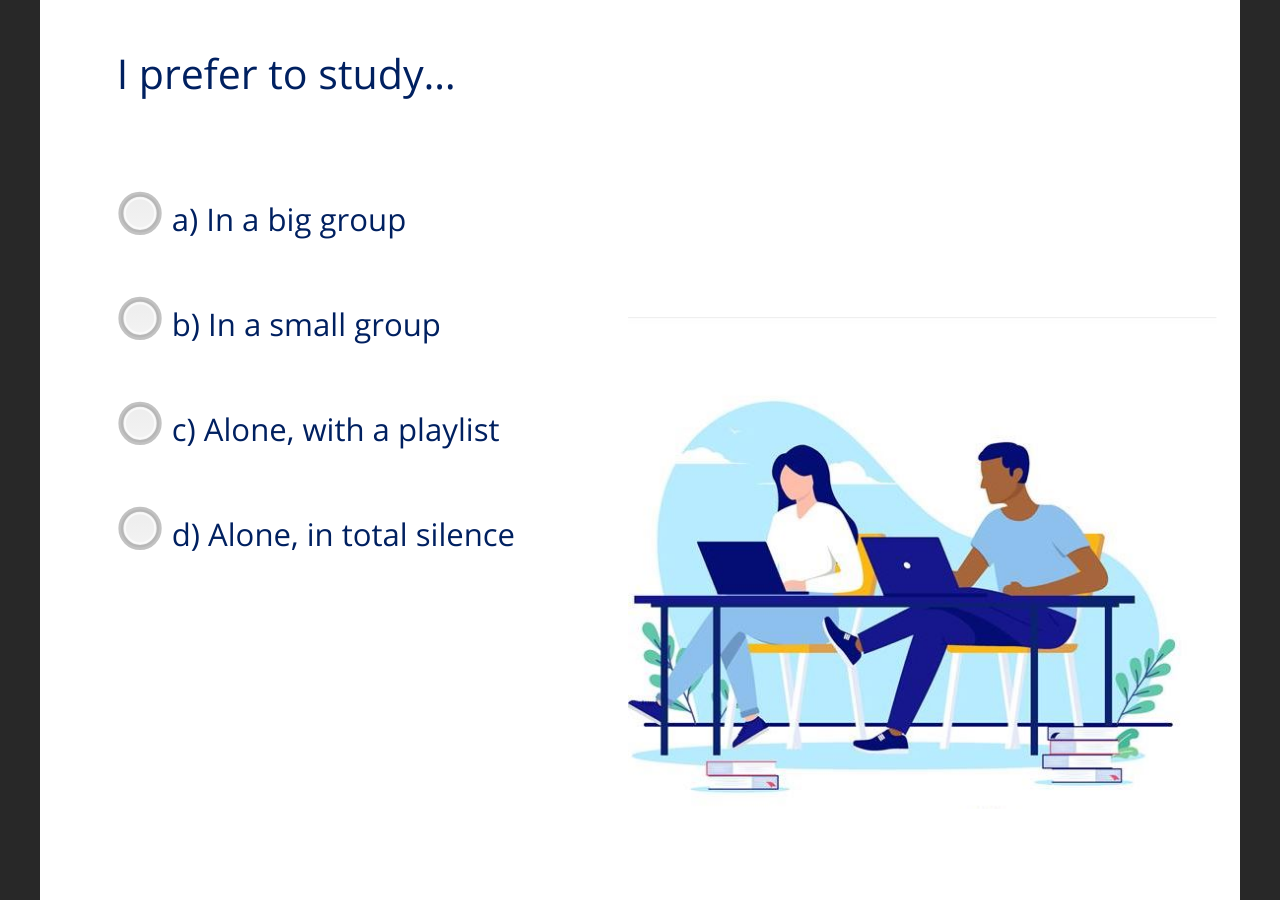
<file: assets/XRWBGNFy9XpcJQyJ/story.html>
﻿<!doctype html>
<html lang="en-US">
<head>
  <meta charset="utf-8">
  <!-- Created using Storyline 360 - http://www.articulate.com  -->
  <!-- version: 3.67.28569.0 -->
  <title>I prefer to study&#8230;</title>
  <meta http-equiv="x-ua-compatible" content="IE=edge"/>
  <meta name="viewport" content="width=device-width,initial-scale=1,user-scalable=no,shrink-to-fit=no,minimal-ui"/>
  <meta name="apple-mobile-web-app-capable" content="yes"/>
  <style>
    html, body { height: 100%; padding: 0; margin: 0 }
    #app { height: 100%; width: 100%; }
  </style>

  <script>
    window.DS = {};
    window.globals = {
      DATA_PATH_BASE: '',
      HAS_FRAME: true,
      HAS_SLIDE: true,

      lmsPresent: false,
      tinCanPresent: false,
      cmi5Present: false,
      aoSupport: false,
      scale: 'noscale',
      captureRc: false,
      browserSize: 'optimal',
      bgColor: '#282828',
      features: 'AccessibleVideo,FullScreenToggle,IE11Warning,InsertSvgPicture,LayerPresentAsDialog,MultipleQuizTracking,QuestionCorrectVariable,UpdatedThemeEditor',
      themeName: 'unified',
      preloaderColor: '#FFFFFF',
      suppressAnalytics: false,
      productChannel: 'stable',
      publishSource: 'storyline',
      aid: 'aid|b54192d0-b09d-4b5c-9a35-91d1ab8100ad',
      cid: '2fa17154-bd39-4d9b-a4d9-d91a4cf0fa93',
      playerVersion: '3.67.28569.0',
      publishTimestamp: '2023-09-15T14:28:09.9146150Z',
      maxIosVideoElements: 10,
      connectionSettings: { },

      
      parseParams: function(qs) {
        if (window.globals.parsedParams != null) {
          return window.globals.parsedParams;
        }
        qs = (qs || window.location.search.substr(1)).split('+').join(' ');
        var params = {},
            tokens,
            re = /[?&]?([^=]+)=([^&]*)/g;

        while (tokens = re.exec(qs)) {
          params[decodeURIComponent(tokens[1]).trim()] =
            decodeURIComponent(tokens[2]).trim();
        }
        window.globals.parsedParams = params;
        return params;
      }

    };
  </script>
  <script>
    var isIe11 = ('ActiveXObject' in window || window.MSBlobBuilder != null)
      && window.msCrypto != null && !window.ActiveXObject;
    if (isIe11 && window.globals.features.indexOf('IE11Warning') != -1) {
      window.globals.unsupportedBrowser = true;
      document.write(atob('[base64]'));
    }
  </script>
  
  <script>window.THREE = { };</script>
  
<meta name="robots" content="noindex, nofollow"></head>
<body style="background: #282828" class="cs-HTML theme-unified">
<script src="player-interface.js"></script>
  <script>!function(e){var i=/iPhone/i,o=/iPod/i,n=/iPad/i,t=/(?=.*\bAndroid\b)(?=.*\bMobile\b)/i,d=/Android/i,s=/(?=.*\bAndroid\b)(?=.*\bSD4930UR\b)/i,b=/(?=.*\bAndroid\b)(?=.*\b(?:KFOT|KFTT|KFJWI|KFJWA|KFSOWI|KFTHWI|KFTHWA|KFAPWI|KFAPWA|KFARWI|KFASWI|KFSAWI|KFSAWA)\b)/i,r=/IEMobile/i,h=/(?=.*\bWindows\b)(?=.*\bARM\b)/i,a=/BlackBerry/i,l=/BB10/i,p=/Opera Mini/i,f=/(CriOS|Chrome)(?=.*\bMobile\b)/i,u=/(?=.*\bFirefox\b)(?=.*\bMobile\b)/i,c=new RegExp("(?:Nexus 7|BNTV250|Kindle Fire|Silk|GT-P1000)","i"),w=function(e,i){return e.test(i)},A=function(e){var A=e||navigator.userAgent,v=A.split("[FBAN");if(void 0!==v[1]&&(A=v[0]),this.apple={phone:w(i,A),ipod:w(o,A),tablet:!w(i,A)&&w(n,A),device:w(i,A)||w(o,A)||w(n,A)},this.amazon={phone:w(s,A),tablet:!w(s,A)&&w(b,A),device:w(s,A)||w(b,A)},this.android={phone:w(s,A)||w(t,A),tablet:!w(s,A)&&!w(t,A)&&(w(b,A)||w(d,A)),device:w(s,A)||w(b,A)||w(t,A)||w(d,A)},this.windows={phone:w(r,A),tablet:w(h,A),device:w(r,A)||w(h,A)},this.other={blackberry:w(a,A),blackberry10:w(l,A),opera:w(p,A),firefox:w(u,A),chrome:w(f,A),device:w(a,A)||w(l,A)||w(p,A)||w(u,A)||w(f,A)},this.seven_inch=w(c,A),this.any=this.apple.device||this.android.device||this.windows.device||this.other.device||this.seven_inch,this.phone=this.apple.phone||this.android.phone||this.windows.phone,this.tablet=this.apple.tablet||this.android.tablet||this.windows.tablet,"undefined"==typeof window)return this},v=function(){var e=new A;return e.Class=A,e};"undefined"!=typeof module&&module.exports&&"undefined"==typeof window?module.exports=A:"undefined"!=typeof module&&module.exports&&"undefined"!=typeof window?module.exports=v():"function"==typeof define&&define.amd?define("isMobile",[],e.isMobile=v()):e.isMobile=v()}(this);
    window.isMobile.apple.tablet = window.isMobile.apple.tablet ||
      (navigator.platform === 'MacIntel' && navigator.maxTouchPoints > 1);
    window.isMobile.apple.device = window.isMobile.apple.device || window.isMobile.apple.tablet;
    window.isMobile.tablet = window.isMobile.tablet || window.isMobile.apple.tablet;
    window.isMobile.any = window.isMobile.any || window.isMobile.apple.tablet;
  </script>

  <div id="focus-sink" tabindex="-1"></div>

  <div id="preso"></div>
  <script>
    (function() {

      var classTypes = [ 'desktop', 'mobile', 'phone', 'tablet' ];

      var addDeviceClasses = function(prefix, testObj) {
        var curr, i;
        for (i = 0; i < classTypes.length; i++) {
          curr = classTypes[i];
          if (testObj[curr]) {
            document.body.classList.add(prefix + curr);
          }
        }
      };

      var params = window.globals.parseParams(),
          isDevicePreview = params.devicepreview === '1',
          isPhoneOverride = params.deviceType === 'phone' || (isDevicePreview && params.phone == '1'),
          isTabletOverride = (params.deviceType === 'tablet' || isDevicePreview) && !isPhoneOverride,
          isMobileOverride = isPhoneOverride || isTabletOverride;

      var deviceView = {
        desktop: !window.isMobile.any && !isMobileOverride,
        mobile: window.isMobile.any || isMobileOverride,
        phone: isPhoneOverride || (window.isMobile.phone && !isTabletOverride),
        tablet: isTabletOverride || window.isMobile.tablet
      };

      window.globals.deviceView = deviceView;
      window.isMobile.desktop = !window.isMobile.any;
      window.isMobile.mobile = window.isMobile.any;

      addDeviceClasses('view-', deviceView);

    })();
  </script>
  
  <script src='story_content/user.js' type=text/javascript></script>
  <div class="slide-loader"></div>

  <script>
    var doc = document, loader = doc.body.querySelector('.slide-loader'); [ 1, 2, 3 ].forEach(function(n) { var d = doc.createElement('div'); d.style.backgroundColor = window.globals.preloaderColor; d.classList.add('mobile-loader-dot'); d.classList.add('dot' + n); loader.appendChild(d); });
  </script>

  <div class="mobile-load-title-overlay" style="display: none">
    <div class="mobile-load-title">I prefer to study&#8230;</div>
  </div>

  <div class="mobile-chrome-warning"></div>

  
<style>
  .warn-connection-dialog {
    display: none;
    background: transparent;
    pointer-events: none;
    position: fixed;
    left: 0;
    top: 0;
    width: 100%;
    height: 100%;
    z-index: 999;
  }

  .warn-connection-content {
    border-radius: 4px;
    background: white;
    border: 1px solid #E7E7E7;
    color: #333333;
    box-shadow: 0 2px 4px rgba(0, 0, 0, 0.25);
    transition: all 150ms ease-out;
    position: absolute;
    white-space: nowrap;
  }

  .view-phone.is-landscape .warn-connection-content {
    left: 23px;
    bottom: 23px;
  }

  .view-tablet.is-landscape .warn-connection-content {
    left: 50%;
    top: 20px;
    transform: translateX(-50%);
  }

  .is-portrait .warn-connection-content {
    transform: translate(-50%, calc(-100% - 15px));
  }

  .warn-connection-content p {
    display: inline-block;
    margin: 0 8px 0 0;
    line-height: 33px;
    font-size: 11px;
  }

  .warn-connection-content svg {
    position: relative;
    vertical-align: middle;
    margin: 0 2px 2px 8px;
  }

  .view-desktop .warn-connection-content {
    left: 1.5em;
    bottom: 1.5em;
  }

  .view-desktop .warn-connection-content p {
    font-size: 1.1em;
  }

  .is-offline .warn-connection-dialog {
    display: block;
  }

  .is-offline .cs-panel * {
    pointer-events: none !important;
  }

  .is-offline .cs-panel {
    pointer-events: all !important;
  }

  .is-offline #nav-controls * {
    pointer-events: none !important;
  }

  .is-offline #nav-controls {
    pointer-events: all !important;
  }
</style>

<div class="warn-connection-dialog">
  <div class="warn-connection-content">
    <svg width="17" height="15" viewBox="0 0 17 15" xmlns="http://www.w3.org/2000/svg">
      <path fill="#8F0000" stroke="white" d="M16.07,12.98 L15.88,12.23 L9.51,1.21 C8.97,0.26,7.6,0.26,7.06,1.21 L0.69,12.23 C0.15,13.16,0.81,14.36,1.91,14.36 H14.65 C15.47,14.36,16.05,13.7,16.07,12.98 Z"/>
      <path fill="white" stroke="white" d="M8.58,5.5 C8.35,5.28,8.5,5.35,8.21,5.32 C8.09,5.35,7.97,5.49,7.96,5.67 C7.97,5.79,7.98,5.92,7.98,6.04 L7.98,6.04 C7.99,6.17,8,6.31,8.01,6.43 L8.01,6.44 C8.03,6.92,8.06,7.41,8.09,7.9 L8.09,7.9 C8.12,8.39,8.14,8.88,8.17,9.37 C8.17,9.39,8.18,9.42,8.2,9.44 C8.23,9.46,8.25,9.47,8.28,9.47 C8.31,9.47,8.34,9.46,8.35,9.44 C8.37,9.43,8.38,9.4,8.39,9.35 L8.39,9.34 C8.39,9.24,8.4,9.15,8.4,9.05 L8.4,9.05 C8.41,8.96,8.41,8.86,8.42,8.75 C8.43,8.44,8.45,8.12,8.47,7.81 L8.47,7.81 C8.49,7.49,8.51,7.18,8.53,6.87 C8.55,6.46,8.56,6.05,8.59,5.64 L8.6,5.62 C8.6,5.57,8.59,5.53,8.58,5.5 L8.21,5.32 Z"/>
      <circle fill="white" stroke="white" cx="8.3" cy="11.35" r="0.3"/>
    </svg>
    <p>You are offline. Trying to reconnect...</p>
  </div>
</div>

<script>
  (function() {
    window.DS.connection = {
      warningShown: false,
      assets: {},
      loadingAssetGroup: false,
      retryDelay: 500
    };

    // @TODO this is POC code and can be cleaned up a bit more if we move forward
    // with the feature



    // The `window.globals.features` variable must be set in `webpack.dev.config` when testing locally - it is not enough
    // to have it in the data - but it must be set there as well.
    var useConnectionMessages = window.AbortController != null &&
      window.location.protocol != 'file:' &&
      window.globals.features.indexOf('ConnectionMessages') != -1;

    window.DS.connection.useConnectionMessages = useConnectionMessages

    var assetCount = 0;
    var checkLoadedId;
    var connectionSettings = window.globals.connectionSettings;

    if (useConnectionMessages && connectionSettings != null) {
      var contentEl = document.querySelector('.warn-connection-content');
      var messageEl = contentEl.querySelector('p')

      if (connectionSettings.useDarkTheme) {
        contentEl.style.borderColor = '#BABBBA';
        contentEl.style.backgroundColor = '#282828';
        contentEl.style.color = '#FFFFFF';
      }

      if (connectionSettings.message != null) {
        messageEl.textContent = window.decodeURIComponent(connectionSettings.message);
      }
    }

    function checkAssetsReady() {
      for (var i in DS.connection.assets) {
        if (!DS.connection.assets[i].success) {
          return false;
        }
      }
      return true;
    }

    function stopAssetGroup() {
      if (!useConnectionMessages) { return; }

      assetCount = 0;

      DS.connection.oldAssetGroup = DS.connection.assets;
      DS.connection.assets = {};
      DS.connection.loadingAssetGroup = false;
      clearInterval(checkLoadedId);
    }

    function startAssetGroup() {
      if (!useConnectionMessages) { return; }
      var ticks = 0;
      clearInterval(checkLoadedId);
      checkLoadedId = setInterval(function() {
        var loaded = 0;
        if (assetCount === 0 && loaded === 0) {
          clearInterval(checkLoadedId);
          return;
        }

        for (var i in DS.connection.assets) {
          if (DS.connection.assets[i].success) {
            loaded++;
          }
        }

        if (assetCount === loaded && checkAssetsReady()) {
          for (var i in DS.connection.assets) {
            if (DS.connection.assets[i].action) {
              DS.connection.assets[i].action();
            }
          }
          hideWarning();
          stopAssetGroup();
        }
      }, 100)
    }

    function requiredAsset(url, action, retry, type) {
      if (!useConnectionMessages) { return; }
      if (DS.connection.assets[url]) { return; }

      DS.connection.assets[url] = {
        success: false, action: action, retry: retry, type: type
      };
      assetCount = Object.keys(DS.connection.assets).length;
      if (!DS.connection.loadingAssetGroup) {
        startAssetGroup();
      }
      DS.connection.loadingAssetGroup = true;
    }

    function assetLoaded(url) {
      if (!useConnectionMessages) { return; }
      if (DS.connection.assets[url]) {
        DS.connection.assets[url].success = true;
      }
    }

    function assetFailed(url) {
      if (!useConnectionMessages) { return; }
      if (!DS.connection.assets[url]) {
        if (/\.js$/.test(url)) {
          setTimeout(function() {
            if (DS.connection.lastSlideLoaded != null) {
              DS.connection.lastSlideLoaded();
            }
          }, DS.connection.retryDelay);
        }
        return;
      }
      if (!DS.connection.warningShown) { showWarning(); }
      if (DS.connection.assets[url].retry) {
        setTimeout(function() {
          if (!DS.connection.assets[url].success) {
            DS.connection.assets[url].retry()
          }
        }, DS.connection.retryDelay);
      }
    }

    function hideWarning() {
      document.body.classList.remove('is-offline');
      DS.connection.warningShown = false;
    }
    DS.connection.hideWarning = hideWarning

    function showWarning(btn) {
      document.body.classList.add('is-offline')
      DS.connection.warningShown = true;
      updateWarningPosition();
    }

    function updateWarningPosition() {
      if (!DS.connection.warningShown) {
        return;
      }

      var isPortrait = document.body.classList.contains('is-portrait');
      var warningEl = document.querySelector('.warn-connection-content');

      if (isPortrait) {
        var slide = document.querySelector('.primary-slide');
        var slideRect = slide.getBoundingClientRect();

        warningEl.style.top = `${slideRect.top}px`
        warningEl.style.left = `${slideRect.left + slideRect.width / 2}px`
      } else {
        warningEl.style.top = null;
        warningEl.style.left = null;
      }

      window.requestAnimationFrame(updateWarningPosition);
    }

    // these will all be noops if the feature flag isn't set in
    // the data and `window.globals.features`
    DS.connection.requiredAsset = requiredAsset;
    DS.connection.assetLoaded = assetLoaded;
    DS.connection.assetFailed = assetFailed;
    DS.connection.stopAssetGroup = stopAssetGroup;
    DS.connection.startAssetGroup = startAssetGroup;
  })();
</script>


  <script>
    
    if (window.autoSpider && window.vInterfaceObject) {
      document.querySelector('.mobile-load-title-overlay').style.display = 'none';
    }
  </script>

  

  <link rel="stylesheet" href="html5/data/css/output.min.css" data-noprefix/>
</body>
<script src="html5/lib/scripts/bootstrapper.min.js"></script>
</html>
</file>
<file: lib/icomoon.css>
@font-face {
	font-family: 'icomoon';
	src:  url('fonts/icomoon.ttf') format('truetype'),
				url('fonts/icomoon.woff') format('woff');
	font-weight: normal;
	font-style: normal;
}

[class^="icon-"], [class*=" icon-"] {
	/* use !important to prevent issues with browser extensions that change fonts */
	font-family: 'icomoon' !important;
	speak: none;
	font-style: normal;
	font-weight: normal;
	font-variant: normal;
	text-transform: none;
	line-height: 1;

	/* Better Font Rendering =========== */
	-webkit-font-smoothing: antialiased;
	-moz-osx-font-smoothing: grayscale;
}

.icon-edit-author-name:before {
	content: "\e976";
}
.icon-lock:before {
	content: "\e977";
}
.icon-checkmark-valid:before {
	content: "\e95d";
}
.icon-close-media-panel:before {
	content: "\e95e";
}
.icon-trash4:before {
	content: "\e95f";
}
.icon-x-invalid-url:before {
	content: "\e960";
}
.icon-attach2:before {
	content: "\e961";
}
.icon-bold:before {
	content: "\e962";
}
.icon-fontcolor:before {
	content: "\e963";
}
.icon-fontsize:before {
	content: "\e964";
}
.icon-italic:before {
	content: "\e965";
}
.icon-link:before {
	content: "\e966";
}
.icon-orderedlist:before {
	content: "\e967";
}
.icon-quote:before {
	content: "\e968";
}
.icon-unorderedlist:before {
	content: "\e969";
}
.icon-feedback:before {
	content: "\e910";
}
.icon-review:before {
	content: "\e911";
}
.icon-customizable:before {
	content: "\e908";
}
.icon-design:before {
	content: "\e909";
}
.icon-interactions:before {
	content: "\e90a";
}
.icon-questions:before {
	content: "\e90b";
}
.icon-scenarios2:before {
	content: "\e90c";
}
.icon-slides:before {
	content: "\e90d";
}
.icon-desktop:before {
	content: "\e902";
}
.icon-expressions:before {
	content: "\e903";
}
.icon-poses:before {
	content: "\e904";
}
.icon-retina:before {
	content: "\e905";
}
.icon-scenarios:before {
	content: "\e906";
}
.icon-transparency:before {
	content: "\e907";
}
.icon-Master-01:before {
	content: "\e934";
}
.icon-Master-02:before {
	content: "\e93a";
}
.icon-Master-03:before {
	content: "\e939";
}
.icon-Master-04:before {
	content: "\e936";
}
.icon-Master-05:before {
	content: "\e93b";
}
.icon-Master-06:before {
	content: "\e935";
}
.icon-Master-07:before {
	content: "\e937";
}
.icon-Master-08:before {
	content: "\e938";
}
.icon-Master-09:before {
	content: "\e922";
}
.icon-Master-10:before {
	content: "\e926";
}
.icon-Master-11:before {
	content: "\e924";
}
.icon-Master-12:before {
	content: "\e928";
}
.icon-Master-13:before {
	content: "\e923";
}
.icon-Master-14:before {
	content: "\e925";
}
.icon-Master-15:before {
	content: "\e929";
}
.icon-Master-16:before {
	content: "\e927";
}
.icon-Master-17:before {
	content: "\e92b";
}
.icon-Master-18:before {
	content: "\e92c";
}
.icon-Master-19:before {
	content: "\e92d";
}
.icon-Master-20:before {
	content: "\e92e";
}
.icon-Master-21:before {
	content: "\e92f";
}
.icon-Master-22:before {
	content: "\e930";
}
.icon-Master-23:before {
	content: "\e931";
}
.icon-Master-24:before {
	content: "\e932";
}
.icon-Master-25:before {
	content: "\e933";
}
.icon-Master-26:before {
	content: "\e92a";
}
.icon-check-circle:before {
	content: "\e803";
}
.icon-trash:before {
	content: "\e804";
}
.icon-rotation:before {
	content: "\e91a";
}
.icon-vector:before {
	content: "\e91b";
}
.icon-mute:before {
	content: "\e90e";
}
.icon-volume:before {
	content: "\e90f";
}
.icon-logo:before {
	content: "\e805";
}
.icon-share:before {
	content: "\e801";
}
.icon-sorting:before {
	content: "\e91c";
}
.icon-more:before {
	content: "\e91d";
}
.icon-copy:before {
	content: "\e951";
}
.icon-clock:before {
	content: "\e915";
}
.icon-quotes-left:before {
	content: "\e918";
}
.icon-list-numbered:before {
	content: "\e916";
}
.icon-list2:before {
	content: "\e917";
}
.icon-plus:before {
	content: "\e60a";
}
.icon-info:before {
	content: "\e974";
}
.icon-cross:before {
	content: "\e913";
}
.icon-checkmark:before {
	content: "\e975";
}
.icon-arrow-up2:before {
	content: "\e959";
}
.icon-arrow-down2:before {
	content: "\e95a";
}
.icon-sort-alpha-asc:before {
	content: "\e912";
}
.icon-rtf:before {
	content: "\e94b";
}
.icon-doc:before {
	content: "\e94a";
}
.icon-pdf:before {
	content: "\e94c";
}
.icon-ppt:before {
	content: "\e94d";
}
.icon-file:before {
	content: "\e94e";
}
.icon-xls:before {
	content: "\e94f";
}
.icon-zip:before {
	content: "\e950";
}
.icon-file-alt:before {
	content: "\e944";
}
.icon-doc-alt:before {
	content: "\e943";
}
.icon-pdf-alt:before {
	content: "\e945";
}
.icon-ppt-alt:before {
	content: "\e946";
}
.icon-rtf-alt:before {
	content: "\e947";
}
.icon-xls-alt:before {
	content: "\e948";
}
.icon-zip-alt:before {
	content: "\e949";
}
.icon-attach:before {
	content: "\e942";
}
.icon-reload:before {
	content: "\e941";
}
.icon-trash2:before {
	content: "\e60d";
}
.icon-arrow-left:before {
	content: "\e608";
}
.icon-arrow-right:before {
	content: "\e609";
}
.icon-check-alt:before {
	content: "\e606";
}
.icon-password-view:before {
	content: "\e972";
}
.icon-password-hide:before {
	content: "\e973";
}
.icon-view-grid:before {
	content: "\e96c";
}
.icon-grid-view:before {
	content: "\e96c";
}
.icon-view-list:before {
	content: "\e96d";
}
.icon-list-view:before {
	content: "\e96d";
}
.icon-blocks:before {
	content: "\e95b";
}
.icon-list3:before {
	content: "\e95c";
}
.icon-export:before {
	content: "\e958";
}
.icon-screencast:before {
	content: "\e957";
}
.icon-cursor:before {
	content: "\e956";
}
.icon-documents:before {
	content: "\e952";
}
.icon-duplicate:before {
	content: "\e952";
}
.icon-trash3:before {
	content: "\e953";
}
.icon-Article:before {
	content: "\e93c";
}
.icon-Interaction:before {
	content: "\e93d";
}
.icon-Quiz:before {
	content: "\e93e";
}
.icon-Video:before {
	content: "\e93f";
}
.icon-trashcan:before {
	content: "\e921";
}
.icon-marker_style:before {
	content: "\e920";
}
.icon-photo:before {
	content: "\e91f";
}
.icon-microphone:before {
	content: "\e91e";
}
.icon-plus2:before {
	content: "\e800";
}
.icon-processing:before {
	content: "\e607";
}
.icon-menu:before {
	content: "\e602";
}
.icon-headset:before {
	content: "\e603";
}
.icon-list:before {
	content: "\e604";
}
.icon-video:before {
	content: "\e605";
}
.icon-mail:before {
	content: "\e954";
}
.icon-remove:before {
	content: "\e955";
}
.icon-up-level-2:before {
	content: "\e96e";
}
.icon-up-level-list-2:before {
	content: "\e96f";
}
.icon-plus-circle:before {
	content: "\e802";
}
.icon-up-level:before {
	content: "\e970";
}
.icon-up-level-list:before {
	content: "\e971";
}
.icon-eye:before {
	content: "\e96b";
}
.icon-tick:before {
	content: "\e900";
}
.icon-check:before {
	content: "\e901";
}
.icon-link-alt:before {
	content: "\e919";
}
.icon-chevron-down:before {
	content: "\e60b";
}
.icon-chevron-up:before {
	content: "\e60c";
}
.icon-chevron-left:before {
	content: "\e600";
}
.icon-chevron:before {
	content: "\e601";
}
.icon-chevron-right:before {
	content: "\e601";
}
.icon-close-small:before {
	content: "\e940";
}
.icon-pie-chart:before {
	content: "\e914";
}
.icon-alert:before {
	content: "\e96a";
}
</file>
<file: assets/2hk7REBwXJxdwA8Y/html5/data/css/output.min.css>
@font-face {
  font-family: 'LatoBold Charset1_ BoldDD9FE317';
  src: url('[data-uri]');
  font-style: normal;
  font-weight: normal;
}
@font-face {
  font-family: 'Lato Charset1_ 6SOxi4Kp589C24EE';
  src: url('[data-uri]');
  font-style: normal;
  font-weight: normal;
}
@font-face {
  font-family: 'Open SansBold CharsBold57BEFCE2';
  src: url('[data-uri]');
  font-style: normal;
  font-weight: normal;
}
@font-face {
  font-family: 'Open SansBold CharsBoldE47A47C6';
  src: url('[data-uri]');
  font-style: normal;
  font-weight: normal;
}
.cs-HTML {
  background: rgba(255, 255, 255, 1);
}
.cs-npxnanbnsnfns00000000001 .cs-infopanel  {
  box-shadow: 0 1px 0 rgba(0, 0, 0, 0);
  background: rgba(255, 255, 255, 1);
}
.cs-npxnanbnsnfns00000000001 .cs-infopanel .cs-link {
  color: rgba(88, 88, 88, 1);
}
.cs-npxnanbnsnfns00000000001 .cs-infopanel .cs-link:hover {
  color: rgba(255, 255, 255, 1);
}
.cs-npxnanbnsnfns00000000001 .cs-infopanel .cs-name {
  color: rgba(68, 68, 68, 1);
}
.cs-npxnanbnsnfns00000000001 .cs-infopanel .cs-title {
  color: rgba(153, 153, 153, 1);
}
.cs-npxnanbnsnfns00000000001 .cs-infopanelpopup  {
  box-shadow: 0 1px 0 rgba(0, 0, 0, 0);
  background: rgba(0, 0, 0, 0);
}
.cs-npxnanbnsnfns00000000001 .cs-infopanelpopup .cs-link {
  color: rgba(255, 0, 0, 1);
}
.cs-npxnanbnsnfns00000000001 .cs-infopanelpopup .cs-link:hover {
  color: rgba(255, 255, 255, 1);
}
.cs-npxnanbnsnfns00000000001 .cs-infopanelpopup .cs-name {
  color: rgba(255, 255, 255, 1);
}
.cs-npxnanbnsnfns00000000001 .cs-infopanelpopup .cs-bio {
  color: rgba(88, 88, 88, 1);
}
.cs-npxnanbnsnfns00000000001 .cs-timer  {
  color: rgba(88, 88, 88, 1);
}
.cs-npxnanbnsnfns00000000001 .cs-duration stop:first-child {
  stop-color: rgba(220, 220, 220, 1);
}
.cs-npxnanbnsnfns00000000001 .cs-duration stop:last-child {
  stop-color: rgba(220, 220, 220, 1);
}
.cs-npxnanbnsnfns00000000001 .cs-elapsed stop:first-child {
  stop-color: rgba(254, 227, 71, 1);
}
.cs-npxnanbnsnfns00000000001 .cs-elapsed stop:last-child {
  stop-color: rgba(254, 227, 71, 1);
}
.cs-npxnanbnsnfns00000000001 .cs-timer .cs-pie .cs-innerstroke {
  stroke: rgba(199, 199, 199, 1);
}
.cs-npxnanbnsnfns00000000001 .cs-timer .cs-pie .cs-innerborder {
  stroke: rgba(255, 255, 255, 1);
}
.cs-npxnanbnsnfns00000000001 .cs-window  {
  box-shadow: 0 8px 5px rgba(0, 0, 0, 0.2);
  border-color: rgba(49, 99, 0, 1);
  background: rgba(250, 250, 250, 1);
  color: rgba(70, 70, 70, 1);
}
.cs-npxnanbnsnfns00000000001 .cs-window .cs-diva {
  border-color: rgba(0, 0, 0, 0);
}
.cs-npxnanbnsnfns00000000001 .cs-window .cs-divb {
  border-color: rgba(0, 0, 0, 0);
}
.cs-npxnanbnsnfns00000000001 .cs-editor .cs-editor-slide {
  color: rgba(255, 255, 255, 1);
}
.cs-npxnanbnsnfns00000000001 .cs-editor .cs-editor-html {
  color: rgba(70, 70, 70, 1);
}
.cs-npxnanbnsnfns00000000001 .cs-editor .cs-editor-button {
  text-shadow: 0 1px 0 rgba(0, 0, 0, 0);
  color: rgba(255, 255, 255, 1);
  border-color: rgba(33, 68, 0, 1);
  background: rgba(60, 124, 0, 1);
}
.cs-npxnanbnsnfns00000000001 .cs-editor .cs-editor-button:hover {
  background: rgba(66, 142, 0, 1);
}
.cs-npxnanbnsnfns00000000001 .cs-editor .cs-editor-button:active {
  background: rgba(46, 93, 0, 1);
}
.cs-npxnanbnsnfns00000000001 .cs-listitem  {
  color: rgba(70, 70, 70, 1);
  border-color: none;
  border: 1px solid transparent;
}
.cs-npxnanbnsnfns00000000001 .cs-listitem:hover {
  background: rgba(0, 0, 0, 0.05);
  border-color: rgba(142, 143, 142, 1) !important;
  border-width: 1px;
  border-radius: 2px;
  border-style: solid;
  box-sizing: border-box;
}
.cs-npxnanbnsnfns00000000001 .cs-listitem.hover {
  background: rgba(0, 0, 0, 0.05);
  border-color: rgba(142, 143, 142, 1) !important;
  border-width: 1px;
  border-radius: 2px;
  border-style: solid;
  box-sizing: border-box;
}
.cs-npxnanbnsnfns00000000001 .cs-glossary  {
  color: rgba(70, 70, 70, 1);
}
.cs-npxnanbnsnfns00000000001 .cs-glossary .cs-scrolling-panel {
  background: rgba(0, 0, 0, 0);
}
.cs-npxnanbnsnfns00000000001 .cs-glossary .cs-term.cs-selected .cs-choice-list-trigger {
  color: rgba(255, 255, 255, 1);
  background: rgba(255, 255, 255, 1);
}
.cs-npxnanbnsnfns00000000001 .cs-glossary .cs-term.cs-selected .cs-choice-list-trigger:focus {
  color: rgba(255, 255, 255, 1);
  background: rgba(255, 255, 255, 1);
}
.cs-npxnanbnsnfns00000000001 .cs-glossary .cs-term:hover .cs-choice-list-trigger {
  background: rgba(70, 70, 70, 1);
}
.cs-npxnanbnsnfns00000000001 .cs-glossary .cs-term.hover .cs-choice-list-trigger {
  background: rgba(70, 70, 70, 1);
}
.cs-npxnanbnsnfns00000000001 .cs-glossary .cs-term .cs-choice-list-trigger:focus {
  background: rgba(70, 70, 70, 1);
}
.cs-npxnanbnsnfns00000000001 .cs-glossary .cs-diva {
  border-color: rgba(0, 0, 0, 0);
}
.cs-npxnanbnsnfns00000000001 .cs-glossary .cs-divb {
  border-color: rgba(0, 0, 0, 0);
}
.cs-npxnanbnsnfns00000000001 .cs-glossary .cs-divc {
  border-color: rgba(0, 0, 0, 0);
}
.cs-npxnanbnsnfns00000000001 .cs-glossary .cs-heading {
  color: rgba(44, 47, 48, 1);
  font-weight: 700;
}
.note-content p span {
  color: rgba(70, 70, 70, 1);
  line-height: 1.4em;
  font-size: 103.769%;
}
.cs-npxnanbnsnfns00000000001 .cs-resource .cs-separator {
  border-color: rgba(0, 0, 0, 0);
}
.cs-npxnanbnsnfns00000000001 .cs-outline  {
  color: rgba(45, 45, 45, 1);
}
.cs-npxnanbnsnfns00000000001 .cs-outline .cs-diva {
  border-color: rgba(0, 0, 0, 0);
}
.cs-npxnanbnsnfns00000000001 .cs-outline .cs-divb {
  border-color: rgba(0, 0, 0, 0);
}
.cs-npxnanbnsnfns00000000001 .cs-outline .cs-divc {
  border-color: rgba(0, 0, 0, 0);
}
.cs-npxnanbnsnfns00000000001 .cs-outline .cs-search-filter:hover {
  color: rgba(0, 0, 0, 0);
}
.cs-npxnanbnsnfns00000000001 .cs-outline .cs-search-filter.hover {
  color: rgba(0, 0, 0, 0);
}
.cs-npxnanbnsnfns00000000001 .cs-transcript  {
  color: rgba(255, 255, 255, 1);
}
.cs-npxnanbnsnfns00000000001 .cs-transcript .cs-div {
  border-color: rgba(0, 0, 0, 0);
}
.cs-npxnanbnsnfns00000000001 .cs-tabs:not(.topmenu-item) {
  color: rgba(39, 43, 44, 1);
}
.cs-npxnanbnsnfns00000000001 .cs-tabs .cs-inner-button:not(.topmenu-item) {
  text-shadow: 0 1px 0 rgba(0, 0, 0, 0);
}
.cs-npxnanbnsnfns00000000001 .cs-tabs:hover:not(.topmenu-item) {
  color: rgba(39, 43, 44, 1);
}
.cs-npxnanbnsnfns00000000001 .cs-tabs.cs-selected {
  background: rgba(0, 0, 0, 0);
  color: rgba(39, 43, 44, 1);
}
.cs-npxnanbnsnfns00000000001 .cs-seekcontrol  {
  background: rgba(0, 0, 0, 0);
  border-color: rgba(0, 0, 0, 0);
}
.cs-npxnanbnsnfns00000000001 .cs-seekcontrol .cs-button:hover .cs-icon {
  fill: rgba(255, 255, 255, 1);
}
.cs-npxnanbnsnfns00000000001 .cs-seekcontrol .cs-button.hover .cs-icon {
  fill: rgba(255, 255, 255, 1);
}
.cs-npxnanbnsnfns00000000001 .cs-seekcontrol .cs-button .cs-icon-shadow {
  fill: rgba(0, 0, 0, 0);
}
.cs-npxnanbnsnfns00000000001 .cs-seekcontrol .cs-button .cs-icon {
  fill: rgba(140, 140, 140, 1);
}
.cs-npxnanbnsnfns00000000001 .cs-seekcontrol .cs-seek .cs-fill {
  background: rgba(255, 255, 255, 0.6);
}
.cs-npxnanbnsnfns00000000001 .cs-seekcontrol .cs-seek {
  background: rgba(142, 143, 142, 1);
  border-color: rgba(0, 0, 0, 0);
}
.cs-npxnanbnsnfns00000000001 .cs-searchinput .cs-input {
  color: rgba(70, 70, 70, 1);
  border-color: rgba(0, 0, 0, 0);
  background: rgba(0, 0, 0, 0.05);
}
.cs-npxnanbnsnfns00000000001 .cs-searchinput .cs-input:focus {
  color: rgba(44, 47, 48, 1);
  background: rgba(41, 41, 41, 1);
}
.cs-npxnanbnsnfns00000000001 .cs-searchinput .cs-input:hover {
  box-shadow: inset 0 0 1px 0 rgba(69, 126, 19, 0);
}
.cs-npxnanbnsnfns00000000001 .cs-searchinput .cs-input.hover {
  box-shadow: inset 0 0 1px 0 rgba(69, 126, 19, 0);
}
.cs-npxnanbnsnfns00000000001 .cs-searchinput .cs-button .cs-icon {
  fill: rgba(88, 88, 88, 1);
}
.cs-npxnanbnsnfns00000000001 .cs-searchinput .cs-button:hover {
  fill: rgba(63, 133, 0, 1);
}
.cs-npxnanbnsnfns00000000001 .cs-searchinput .cs-button.hover {
  fill: rgba(63, 133, 0, 1);
}
.cs-npxnanbnsnfns00000000001 .cs-menu  {
  box-shadow: 0 1px 0 rgba(0, 0, 0, 0);
  background: rgba(250, 250, 250, 1);
}
.cs-npxnanbnsnfns00000000001 .cs-topmenu-item.active .cs-tab {
  background: rgba(250, 250, 250, 1);
}
.cs-npxnanbnsnfns00000000001 .cs-logo  {
  box-shadow: 0 1px 0 rgba(37, 75, 0, 1);
  background: rgba(255, 255, 255, 0);
}
.cs-npxnanbnsnfns00000000001 .cs-checkbox  {
  color: rgba(255, 255, 255, 1);
}
.cs-npxnanbnsnfns00000000001 .cs-checkbox:hover {
  border-color: rgba(175, 221, 130, 1);
}
.cs-npxnanbnsnfns00000000001 .cs-checkbox.hover {
  border-color: rgba(175, 221, 130, 1);
}
.cs-npxnanbnsnfns00000000001 .cs-checkbox .cs-box {
  color: rgba(255, 255, 255, 1);
  border-color: rgba(42, 83, 0, 1);
}
.cs-npxnanbnsnfns00000000001 .cs-checkbox .cs-box:checked::after {
  color: rgba(43, 196, 0, 1);
}
.cs-npxnanbnsnfns00000000001 .cs-button  {
  text-shadow: 0 1px 0 rgba(0, 0, 0, 0);
  color: rgba(88, 88, 88, 1);
  border-color: rgba(0, 0, 0, 0);
  background: rgba(0, 0, 0, 0);
  box-shadow: 0 1px 0 rgba(0, 0, 0, 0);
}
.cs-npxnanbnsnfns00000000001 .cs-button .cs-icon {
  fill: rgba(88, 88, 88, 1);
}
.cs-npxnanbnsnfns00000000001 .cs-button .cs-icon-shadow {
  fill: rgba(0, 0, 0, 0);
}
.cs-npxnanbnsnfns00000000001 .cs-button:hover {
  background: rgba(39, 43, 44, 1);
}
.cs-npxnanbnsnfns00000000001 .cs-button.hover {
  background: rgba(39, 43, 44, 1);
}
.cs-npxnanbnsnfns00000000001 .cs-button:active {
  background: rgba(0, 0, 0, 0);
}
.cs-npxnanbnsnfns00000000001 .cs-button.cs-disabled:hover {
  background: rgba(0, 0, 0, 0);
}
.cs-npxnanbnsnfns00000000001 .cs-button.cs-disabled.hover {
  background: rgba(0, 0, 0, 0);
}
.cs-npxnanbnsnfns00000000001 .cs-button.cs-disabled:active {
  background: rgba(0, 0, 0, 0);
}
.cs-npxnanbnsnfns00000000001 .cs-button.cs-volume:hover {
  background: rgba(0, 0, 0, 0);
}
.cs-npxnanbnsnfns00000000001 .cs-button.cs-volume.hover {
  background: rgba(0, 0, 0, 0);
}
.cs-npxnanbnsnfns00000000001 .cs-button.cs-volume:active {
  background: rgba(0, 0, 0, 0);
}
.cs-npxnanbnsnfns00000000001.cs-base  {
  color: rgba(88, 88, 88, 1);
  border-color: rgba(255, 255, 255, 0);
  background: rgba(255, 255, 255, 1);
}
.cs-npxnanbnsnfns00000000001.cs-base .cs-separator .cs-diva {
  background: rgba(250, 250, 250, 1);
}
.cs-npxnanbnsnfns00000000001.cs-base .cs-separator .cs-divb {
  background: rgba(0, 0, 0, 0);
}
.cs-npxnanbnsnfns00000000001.cs-base .cs-topmenu-item.active .cs-tab {
  border-color: rgba(250, 250, 250, 1);
}
.cs-npxnanbnsnfns00000000001.cs-base .cs-topmenu-item.active .cs-panel {
  border-color: rgba(250, 250, 250, 1);
}
.cs-npxnanbnsnfns00000000001.cs-base .cs-left {
  background: rgba(250, 250, 250, 1);
}
.cs-npxnanbnsnfns00000000001.cs-base .cs-area-primary .cs-slide-container {
  background: rgba(255, 255, 255, 1);
}
.cs-npxnanbnsnfns00000000001.cs-base.cs-custom-theme .cs-brandhighlight-bg {
  background: rgba(72, 147, 184, 1) !important;
}
.cs-npxnanbnsnfns00000000001.cs-base.cs-custom-theme .cs-brandhighlight-secondary-bg {
  background: rgba(72, 147, 184, 1) !important;
}
.cs-npxnanbnsnfns00000000001.cs-base.cs-custom-theme .cs-brandhighlight-border {
  border-color: rgba(72, 147, 184, 1) !important;
}
.cs-npxnanbnsnfns00000000001.cs-base.cs-custom-theme .cs-brandhighlight-text {
  color: rgba(72, 147, 184, 1) !important;
}
.cs-npxnanbnsnfns00000000001.cs-base.cs-custom-theme .cs-brandhighlight-fill {
  fill: rgba(72, 147, 184, 1) !important;
}
.cs-npxnanbnsnfns00000000001.cs-base.cs-custom-theme .cs-listitem.cs-selected {
  background-color: rgba(0, 0, 0, 0.05) !important;
}
.cs-npxnanbnsnfns00000000001 .cs-volume::-moz-range-thumb {
  border-color: rgba(43, 85, 0, 1);
  box-shadow: inset 0 0 1px 0 rgba(43, 85, 0, 1);
  background: rgba(255, 255, 255, 1);
}
.cs-npxnanbnsnfns00000000001 .cs-volume::-ms-thumb {
  border-color: rgba(43, 85, 0, 1);
  box-shadow: inset 0 0 1px 0 rgba(43, 85, 0, 1);
  background: rgba(255, 255, 255, 1);
}
.cs-npxnanbnsnfns00000000001 .cs-volume::-webkit-slider-thumb {
  border-color: rgba(43, 85, 0, 1);
  box-shadow: inset 0 0 1px 0 rgba(43, 85, 0, 1);
  background: rgba(255, 255, 255, 1);
}
.cs-npxnanbnsnfns00000000001 .cs-volume::-moz-range-track {
  border-color: rgba(66, 140, 1, 1);
  background: rgba(142, 143, 142, 1);
}
.cs-npxnanbnsnfns00000000001 .cs-volume::-ms-track {
  border-color: rgba(66, 140, 1, 1);
  background: rgba(142, 143, 142, 1);
}
.cs-npxnanbnsnfns00000000001 .cs-volume::-webkit-slider-runnable-track {
  border-color: rgba(66, 140, 1, 1);
  background: rgba(142, 143, 142, 1);
}
body.show-focus .tab-focus-box {
  box-shadow: 0 0 0 1px rgba(255, 255, 0, 1), 0 0 0 3px rgba(0, 32, 96, 1), 0 0 5px 5px rgba(255, 255, 0, 1);
  border-color: transparent;
  outline: 2px transparent solid;
}
.skipnav {
  box-shadow: 0 0 0 1px rgba(255, 255, 0, 1), 0 0 0 3px rgba(0, 32, 96, 1), 0 0 5px 5px rgba(255, 255, 0, 1);
  border-color: transparent;
  outline: 2px transparent solid;
}
.cs-npxnanbnsnfns00000000001 .cs-listitem:hover {
  color: none;
}
.cs-npxnanbnsnfns00000000001 .cs-listitem.hover {
  color: none;
}
.cs-npxnanbnsnfns00000000001 .cs-listitem.cs-viewed {
  color: #464646;
}
.cs-npxnanbnsnfns00000000001 .cs-listitem {
  color: #464646;
}
.cs-npxnanbnsnfns00000000001 .cs-listitem:hover .cs-icon-carrot * {
  fill: none;
}
.cs-npxnanbnsnfns00000000001 .cs-listitem.hover .cs-icon-carrot * {
  fill: none;
}
.cs-npxnanbnsnfns00000000001 .cs-listitem .cs-icon-carrot {
  color: none;
  top: calc(3px);
}
.cs-npxnanbnsnfns00000000001 .cs-listitem .cs-icon-carrot .cs-shadow {
  color: #2C2F30;
}
.cs-npxnanbnsnfns00000000001 .item-collapsible .is-scene {
  color: #2C2F30 !important;
  font-weight: 700;
}
.cs-npxnanbnsnfns00000000001 .is-scene .cs-icon-carrot * {
  color: #2C2F30 !important;
  font-weight: 700;
}
.cs-npxnanbnsnfns00000000001 .is-scene:not(.outline-links-collapse) > a {
  color: #2C2F30;
}
.cs-npxnanbnsnfns00000000001 .is-scene:not(.outline-links-collapse) .cs-icon-carrot * {
  fill: none !important;
  color: #2C2F30 !important;
}
.cs-npxnanbnsnfns00000000001 .tabs, .cs-npxnanbnsnfns00000000001 .cs-logo {
  border-bottom: 1px solid rgba(142, 143, 142, 1);
}
.cs-npxnanbnsnfns00000000001 .area-secondary-wrapper:after {
  background-image: url('[data-uri]');
  background-size: 100%;
}
.cs-npxnanbnsnfns00000000001 .panel-footer {
  background: #FAFAFA;
}
.cs-npxnanbnsnfns00000000001 #outline-search {
  background: rgba(0, 0, 0, 0.05);
  border-color: rgba(142, 143, 142, 1);
  border-width: 1px;
  border-style: solid;
}
.cs-npxnanbnsnfns00000000001 .topmenu-panel #outline-search {
  background: #EAEAEA;
}
.cs-npxnanbnsnfns00000000001 .search-icon circle, .cs-npxnanbnsnfns00000000001 .search-icon path {
  stroke: #585858;
}
.cs-npxnanbnsnfns00000000001 #outline-search input[type   =search] {
  color: #2C2F30;
}
.cs-npxnanbnsnfns00000000001 #outline-search ::-webkit-input-placeholder {
  color: #464646 !important;
}
.cs-npxnanbnsnfns00000000001 #outline-search :-ms-input-placeholder {
  color: #464646 !important;
}
.cs-npxnanbnsnfns00000000001 #outline-search ::-moz-placeholder {
  color: #464646 !important;
  opacity: 1;
}
.cs-npxnanbnsnfns00000000001 .cs-topmenu-item.active, body:not(.is-touchable-tablet) .cs-npxnanbnsnfns00000000001 .cs-topmenu-item:hover {
  color: #272B2C;
}
.cs-npxnanbnsnfns00000000001 .cs-topmenu-item.button-tapped {
  color: #272B2C;
}
.cs-npxnanbnsnfns00000000001 .cs-topmenu-item.active .cs-tab, .cs-npxnanbnsnfns00000000001 .cs-topmenu-item .cs-tab {
  background: transparent !important;
  border: none !important;
}
.cs-npxnanbnsnfns00000000001 .top-tabs-drop-icon div {
  background: #585858;
}
.cs-npxnanbnsnfns00000000001 .cs-panel.topmenu-panel .panel-content, .cs-npxnanbnsnfns00000000001 .top-tabs-drop {
  background: #FAFAFA;
}
.cs-npxnanbnsnfns00000000001 .cs-topmenu-item.active .cs-panel {
  background: #FAFAFA;
}
.cs-npxnanbnsnfns00000000001 .cs-menu.topmenu-panel, .cs-npxnanbnsnfns00000000001 .top-tabs-drop {
  border: 1px solid rgba(250, 250, 250, 1) !important;
  border-radius: 3px;
}
.cs-npxnanbnsnfns00000000001 .resources .resources-list a:hover {
  background: rgba(0, 0, 0, 0.05);
}
body:not(.is-touchable-tablet) .cs-npxnanbnsnfns00000000001 .resources .resources-list a:hover {
  background: rgba(0, 0, 0, 0.05);
}
.cs-npxnanbnsnfns00000000001 .resources .resources-list a.hover {
  background: rgba(0, 0, 0, 0.05);
}
body:not(.is-touchable-tablet) .cs-npxnanbnsnfns00000000001 .resources .resources-list a.hover {
  background: rgba(0, 0, 0, 0.05);
}
.cs-npxnanbnsnfns00000000001 .resources .resources-list a.button-tapped {
  background: rgba(0, 0, 0, 0.05);
}
.cs-npxnanbnsnfns00000000001 .cs-icon path, .cs-npxnanbnsnfns00000000001 .cs-icon rect, .cs-npxnanbnsnfns00000000001 .cs-icon polygon, .cs-npxnanbnsnfns00000000001 .menu-icon-wrapper.menu-icon-wrapper-hover path {
  fill: #585858;
}
.cs-npxnanbnsnfns00000000001 .cs-icon .icon-stroke-only {
  fill: none !important;
  stroke: #585858 !important;
}
body:not(.is-touchable-tablet) .cs-npxnanbnsnfns00000000001 .cs-button:hover .cs-icon path, body:not(.is-touchable-tablet) .cs-npxnanbnsnfns00000000001 .cs-button:hover .cs-icon rect, body:not(.is-touchable-tablet) .cs-npxnanbnsnfns00000000001 .cs-button:hover .cs-icon polygon {
  fill: #272B2C;
}
body:not(.is-touchable-tablet) .cs-npxnanbnsnfns00000000001 .cs-tabs:hover .search-icon circle, body:not(.is-touchable-tablet) .cs-npxnanbnsnfns00000000001 .cs-tabs:hover .search-icon path {
  stroke: #272B2C;
}
.cs-npxnanbnsnfns00000000001 .cs-button.button-tapped .cs-icon path, .cs-npxnanbnsnfns00000000001 .cs-button.button-tapped .cs-icon rect, .cs-npxnanbnsnfns00000000001 .cs-button.button-tapped .cs-icon polygon {
  fill: #272B2C;
}
body:not(.is-touchable-tablet) .cs-npxnanbnsnfns00000000001 .cs-button:hover .cs-icon .icon-stroke-only {
  fill: none !important;
  stroke: #272B2C !important;
}
.cs-npxnanbnsnfns00000000001 .cs-button:button-tapped .cs-icon .icon-stroke-only {
  fill: none !important;
  stroke: #272B2C !important;
}
.cs-npxnanbnsnfns00000000001 .menu-icon-wrapper.menu-icon-wrapper-hover svg path {
  fill: #272B2C;
}
.floating-sidebar:not(.sidebar-closed) .cs-npxnanbnsnfns00000000001 #hamburger .menu-icon-wrapper svg path {
  fill: #BABBBA;
}
.floating-sidebar:not(.sidebar-closed) .cs-npxnanbnsnfns00000000001 #hamburger .menu-icon-wrapper.menu-icon-wrapper-hover svg path {
  fill: #F8F8F8;
}
.cs-npxnanbnsnfns00000000001 .volume .btn:before {
  background-image: url('[data-uri]');
}
.cs-npxnanbnsnfns00000000001 .volume-track {
  background: #8E8F8E;
}
.cs-npxnanbnsnfns00000000001 .volume-icon circle {
  stroke: #585858;
}
.cs-npxnanbnsnfns00000000001 .cs-settings > .settings-panel {
  background: #FAFAFA;
  border: 1px solid rgba(250, 250, 250, 1) !important;
  border-radius: 3px;
}
.cs-npxnanbnsnfns00000000001 .cs-settings > .panel-down-arrow {
  fill: #FAFAFA;
}
.cs-npxnanbnsnfns00000000001 .switch-toggle .border {
  stroke: #919191;
}
.cs-npxnanbnsnfns00000000001 .switch-toggle .thumb-off .thumb {
  fill: #585858;
}
.cs-npxnanbnsnfns00000000001 .switch-toggle .thumb-on .track {
  fill: rgba(72, 147, 184, 0.3);
}
.cs-npxnanbnsnfns00000000001 .switch-toggle .thumb-off .track {
  fill: rgba(233, 233, 233, 1);
}
.cs-npxnanbnsnfns00000000001 .switch-label {
  color: #464646;
}
.cs-npxnanbnsnfns00000000001 .cs-panel .scrollarea-btn:after {
  background: rgba(88, 88, 88, 0.8);
}
.scrollarea-scrollbar:hover .scrollarea-btn:after, .scrollarea-scrollbar.highlight-scrollbar .scrollarea-btn:after {
  background: rgba(88, 88, 88, 0.8);
}
.floating-sidebar .sidebar-overlay {
  background: rgba(0, 0, 0, 0.85);
}
.cs-npxnanbnsnfns00000000001 .overlay-message {
  background: rgba(0, 0, 0, 0.85);
}
.cs-npxnanbnsnfns00000000001 .top-ui-bg, .cs-npxnanbnsnfns00000000001 .bottom-ui-bg, .cs-npxnanbnsnfns00000000001 .right-ui-bg, .cs-npxnanbnsnfns00000000001 .left-ui-bg {
  background: rgba(255, 255, 255, 0.8);
}
.cs-npxnanbnsnfns00000000001 .circle-progress-bg {
  fill: #FFFFFF;
}
.cs-npxnanbnsnfns00000000001 .circle-progress-well {
  fill: #8E8F8E;
}
.cs-npxnanbnsnfns00000000001 .circle-progress-pie {
  stroke: #8E8F8E;
}
.cs-npxnanbnsnfns00000000001 .lightbox .option-pane {
  background: rgba(255, 255, 255, 0.8);
}
.cs-npxnanbnsnfns00000000001 .lightbox .option-pane:before {
  background: #FFFFFF;
}
.cs-npxnanbnsnfns00000000001 .message-window {
  background: #FAFAFA;
  border: 1px solid rgba(250, 250, 250, 1) !important;
  border-radius: 3px;
}
.cs-npxnanbnsnfns00000000001 .message-window-header p, .cs-npxnanbnsnfns00000000001 .message-window-text {
  color: #464646;
}
.cs-npxnanbnsnfns00000000001 .message-window-header p {
  border-bottom: 1px solid rgba(70, 70, 70, 1);
}
.cs-npxnanbnsnfns00000000001 .message-window button.slide-object-button {
  border: 1px solid rgba(70, 70, 70, 1) !important;
}
.cs-npxnanbnsnfns00000000001 .message-window button.slide-object-button:hover {
  background: rgba(0, 0, 0, 0.05) !important;
}
.message-window .slide-object-button tspan, .message-window .slide-object-button-text tspan {
  fill: #464646 !important;
}
body:not(.is-touchable-tablet) .cs-npxnanbnsnfns00000000001 .cs-button:hover .text {
  color: #272B2C;
}
.cs-npxnanbnsnfns00000000001 .cs-button.button-tapped .text {
  color: #272B2C;
}
.cs-npxnanbnsnfns00000000001.cs-base {
  background: #FFFFFF;
}
.cs-npxnanbnsnfns00000000001 .cs-menu {
  background: transparent;
}
.cs-npxnanbnsnfns00000000001 .progress-bar .progress-bar-fill:after {
  background: #4893B8 !important;
}
.cs-npxnanbnsnfns00000000001 .volume-dot {
  background: #4893B8 !important;
}
.fn-npnxnanbsnfns00000000001 {
  font-family: 'Lato22AB4CAF';
  -webkit-font-variant-ligatures: no-common-ligatures;
  font-variant-ligatures: no-common-ligatures;
}
.fn-pxabnsnfns00000000001 {
  font-family: 'Lato22AB4CAF';
  -webkit-font-variant-ligatures: no-common-ligatures;
  font-variant-ligatures: no-common-ligatures;
}
.fn-npxnabnsnfns00000000001 {
  font-family: 'Lato22AB4CAF';
  -webkit-font-variant-ligatures: no-common-ligatures;
  font-variant-ligatures: no-common-ligatures;
}
.fn-npnxnanbnsnfns00000000001 {
  font-family: 'Lato22AB4CAF';
  -webkit-font-variant-ligatures: no-common-ligatures;
  font-variant-ligatures: no-common-ligatures;
}
.fn-pxabnsnfns00000000000 {
  font-family: 'Lato22AB4CAF';
  -webkit-font-variant-ligatures: no-common-ligatures;
  font-variant-ligatures: no-common-ligatures;
}
.fn-npxnanbnsnfns00000000001 {
  font-family: 'Lato22AB4CAF';
  -webkit-font-variant-ligatures: no-common-ligatures;
  font-variant-ligatures: no-common-ligatures;
}
@font-face {
  font-family: 'Lato22AB4CAF';
  src: url('[data-uri]');
  font-style: normal;
  font-weight: bold;
}
@font-face {
  font-family: 'Lato22AB4CAF';
  src: url('[data-uri]');
  font-style: normal;
  font-weight: normal;
}
.cs-InvalidPromptSlide .cs-6IE1yXvGUTd-InvalidPromptSlide-btn0 {
  color: rgba(255, 255, 255, 1);
  border-color: rgba(33, 68, 0, 1);
  background: rgba(60, 124, 0, 1);
  text-shadow: 0 1px 0 rgba(0, 0, 0, 0);
}
.cs-InvalidPromptSlide .cs-6IE1yXvGUTd-InvalidPromptSlide-btn0 .cs-html {
  color: rgba(70, 70, 70, 1);
}
.cs-InvalidPromptSlide .cs-6IE1yXvGUTd-InvalidPromptSlide-btn0 .cs-slide {
  border-color: rgba(255, 255, 255, 1);
}
.cs-InvalidPromptSlide .cs-6IE1yXvGUTd-InvalidPromptSlide-btn0:hover {
  background: rgba(66, 142, 0, 1);
}
.cs-InvalidPromptSlide .cs-6IE1yXvGUTd-InvalidPromptSlide-btn0:active {
  background: rgba(46, 93, 0, 1);
}
.cs-PrintPromptSlide .cs-6IE1yXvGUTd-PrintPromptSlide-btn0 {
  color: rgba(255, 255, 255, 1);
  border-color: rgba(33, 68, 0, 1);
  background: rgba(60, 124, 0, 1);
  text-shadow: 0 1px 0 rgba(0, 0, 0, 0);
}
.cs-PrintPromptSlide .cs-6IE1yXvGUTd-PrintPromptSlide-btn0 .cs-html {
  color: rgba(70, 70, 70, 1);
}
.cs-PrintPromptSlide .cs-6IE1yXvGUTd-PrintPromptSlide-btn0 .cs-slide {
  border-color: rgba(255, 255, 255, 1);
}
.cs-PrintPromptSlide .cs-6IE1yXvGUTd-PrintPromptSlide-btn0:hover {
  background: rgba(66, 142, 0, 1);
}
.cs-PrintPromptSlide .cs-6IE1yXvGUTd-PrintPromptSlide-btn0:active {
  background: rgba(46, 93, 0, 1);
}
.cs-ScrollPromptSlide .cs-6IE1yXvGUTd-ScrollPromptSlide-btn0 {
  color: rgba(255, 255, 255, 1);
  border-color: rgba(33, 68, 0, 1);
  background: rgba(60, 124, 0, 1);
  text-shadow: 0 1px 0 rgba(0, 0, 0, 0);
}
.cs-ScrollPromptSlide .cs-6IE1yXvGUTd-ScrollPromptSlide-btn0 .cs-html {
  color: rgba(70, 70, 70, 1);
}
.cs-ScrollPromptSlide .cs-6IE1yXvGUTd-ScrollPromptSlide-btn0 .cs-slide {
  border-color: rgba(255, 255, 255, 1);
}
.cs-ScrollPromptSlide .cs-6IE1yXvGUTd-ScrollPromptSlide-btn0:hover {
  background: rgba(66, 142, 0, 1);
}
.cs-ScrollPromptSlide .cs-6IE1yXvGUTd-ScrollPromptSlide-btn0:active {
  background: rgba(46, 93, 0, 1);
}
.cs-ExternalInterfaceErrorSlide .cs-buttonOK {
  color: rgba(255, 255, 255, 1);
  border-color: rgba(33, 68, 0, 1);
  background: rgba(60, 124, 0, 1);
  text-shadow: 0 1px 0 rgba(0, 0, 0, 0);
}
.cs-ExternalInterfaceErrorSlide .cs-buttonOK .cs-html {
  color: rgba(70, 70, 70, 1);
}
.cs-ExternalInterfaceErrorSlide .cs-buttonOK .cs-slide {
  border-color: rgba(255, 255, 255, 1);
}
.cs-ExternalInterfaceErrorSlide .cs-buttonOK:hover {
  background: rgba(66, 142, 0, 1);
}
.cs-ExternalInterfaceErrorSlide .cs-buttonOK:active {
  background: rgba(46, 93, 0, 1);
}
</file>
